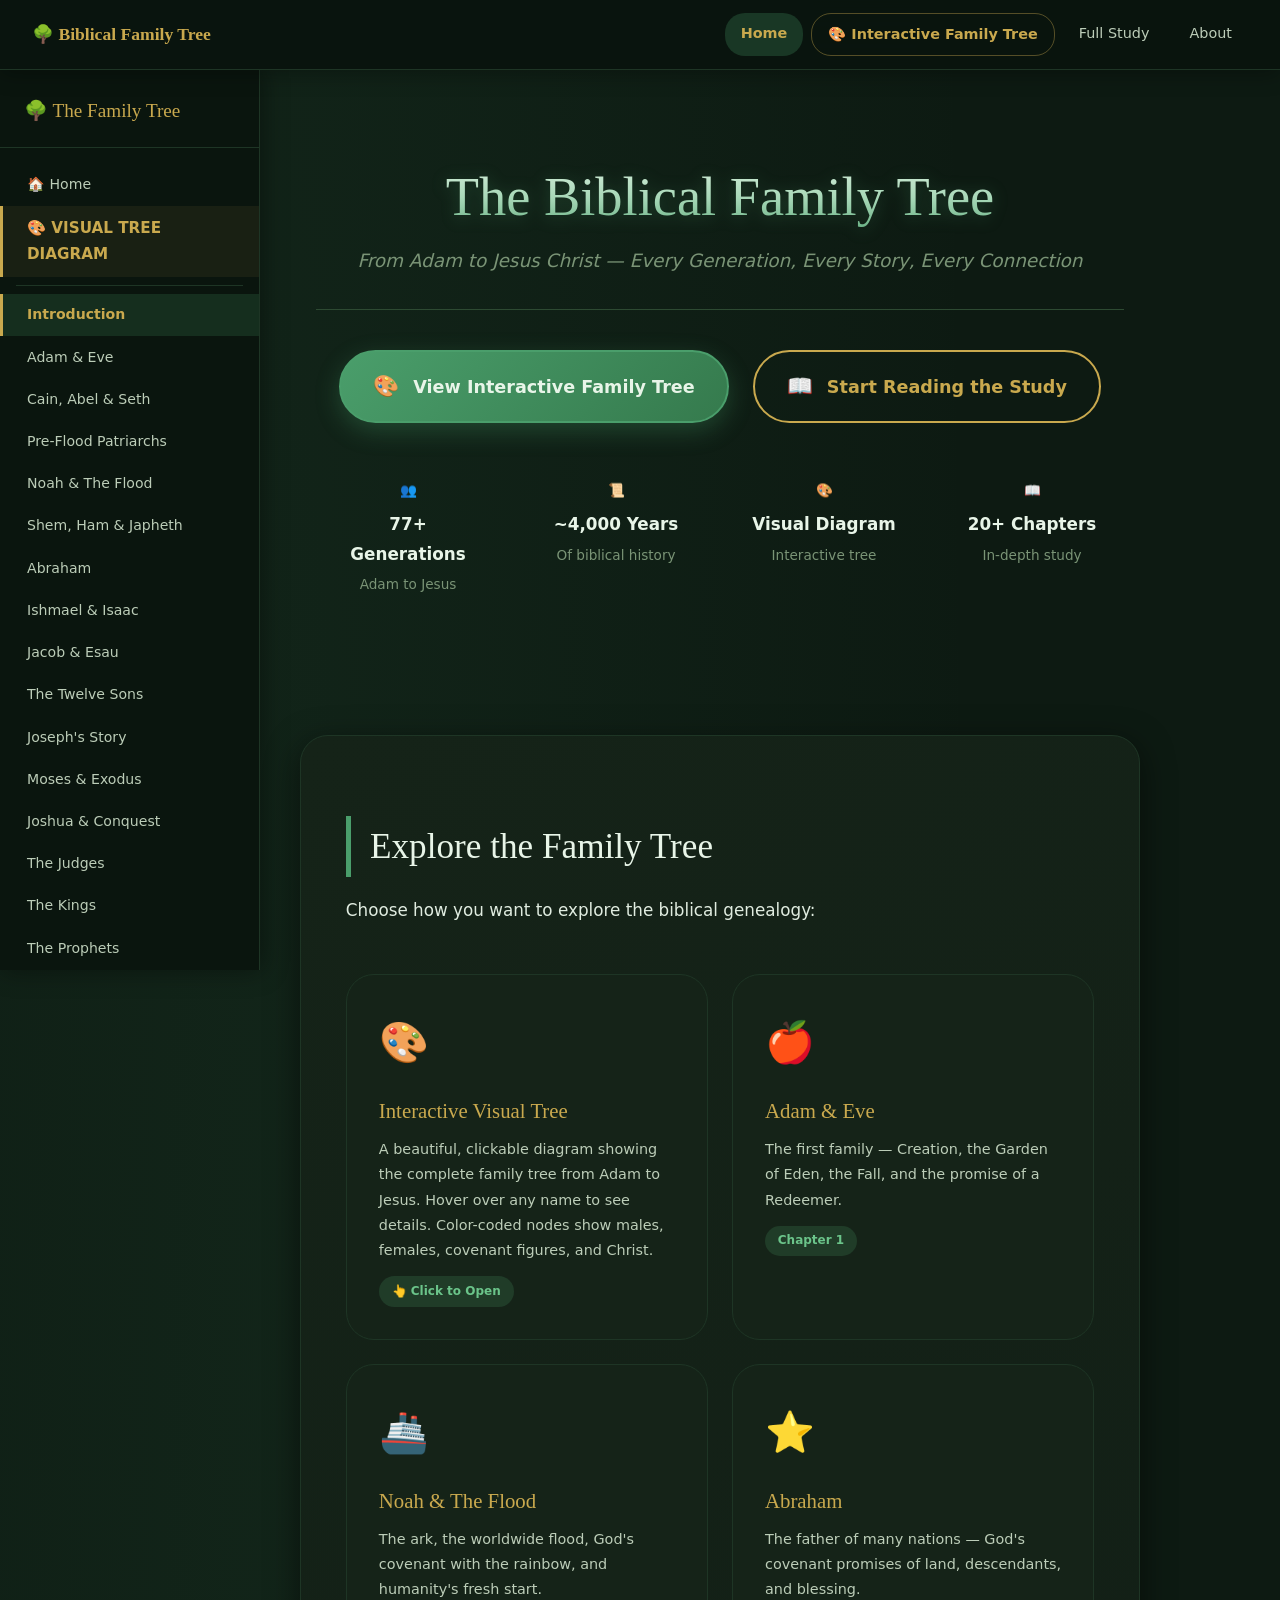
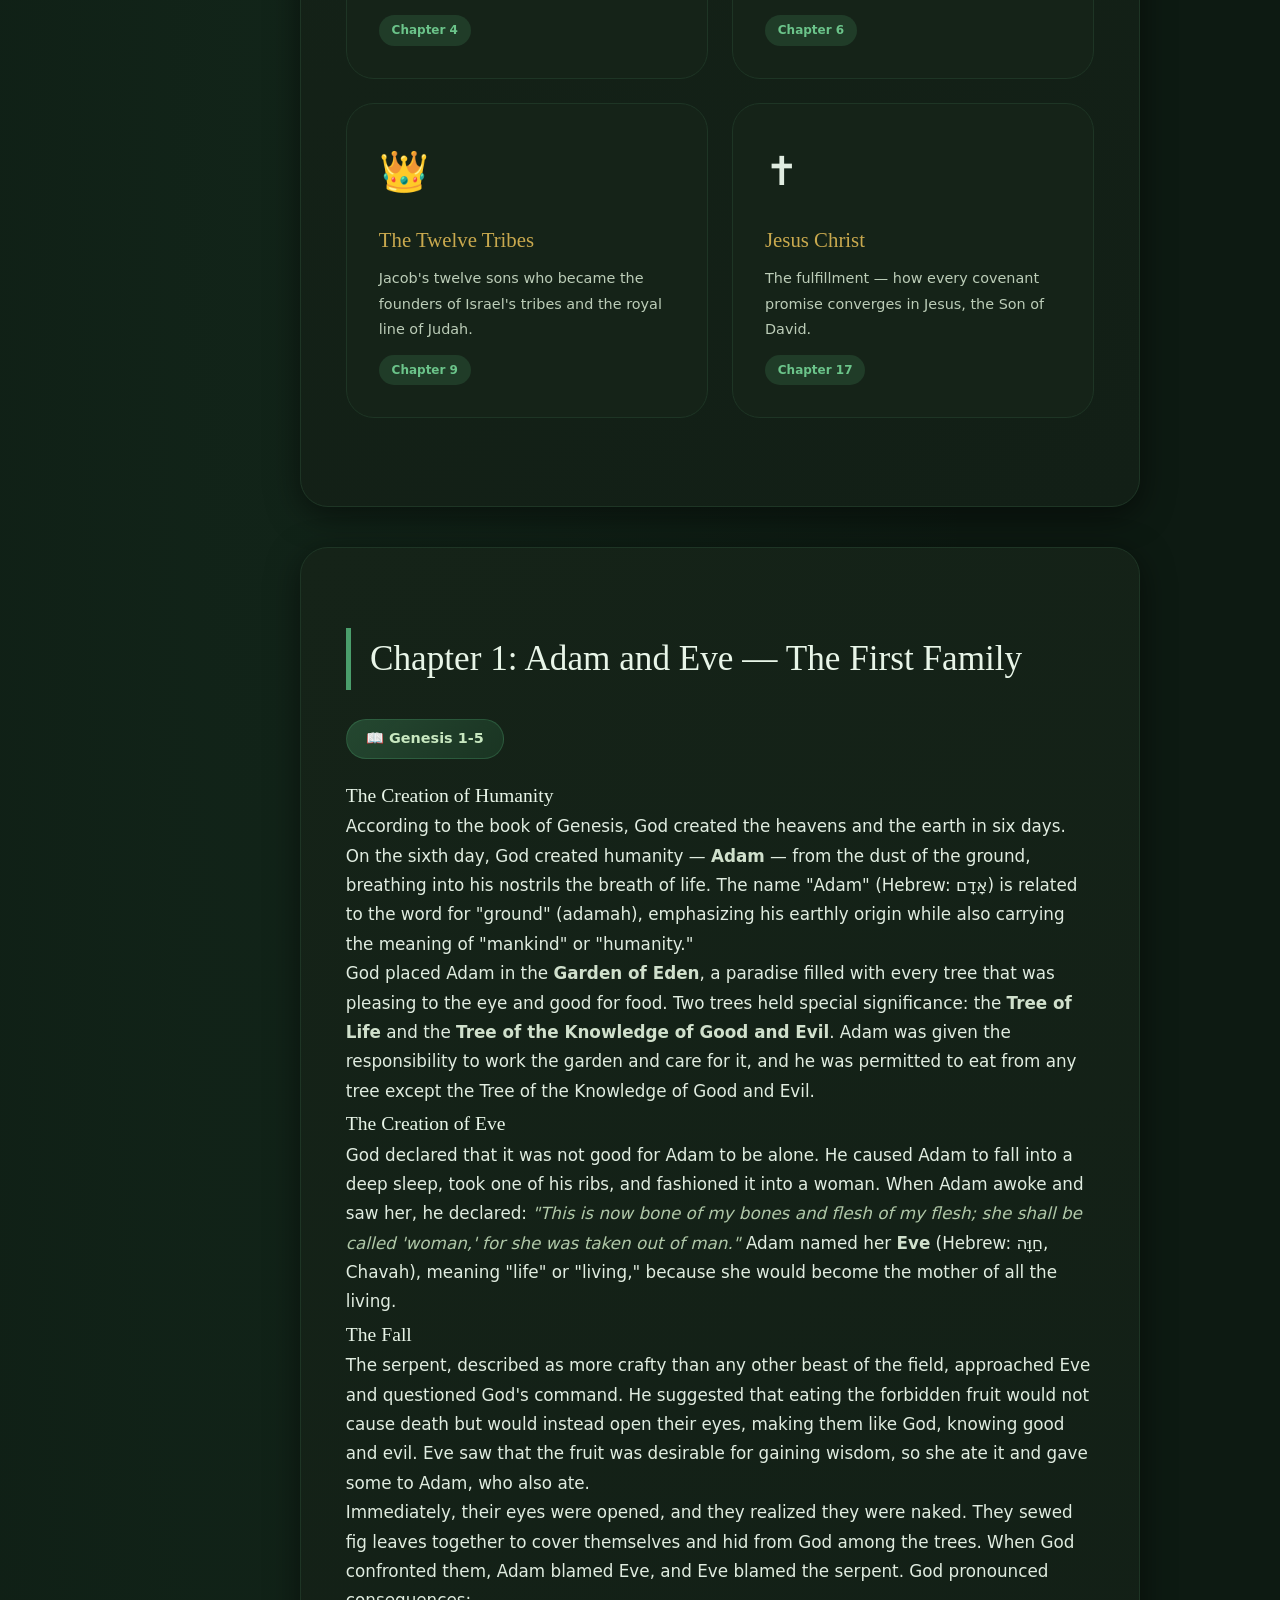
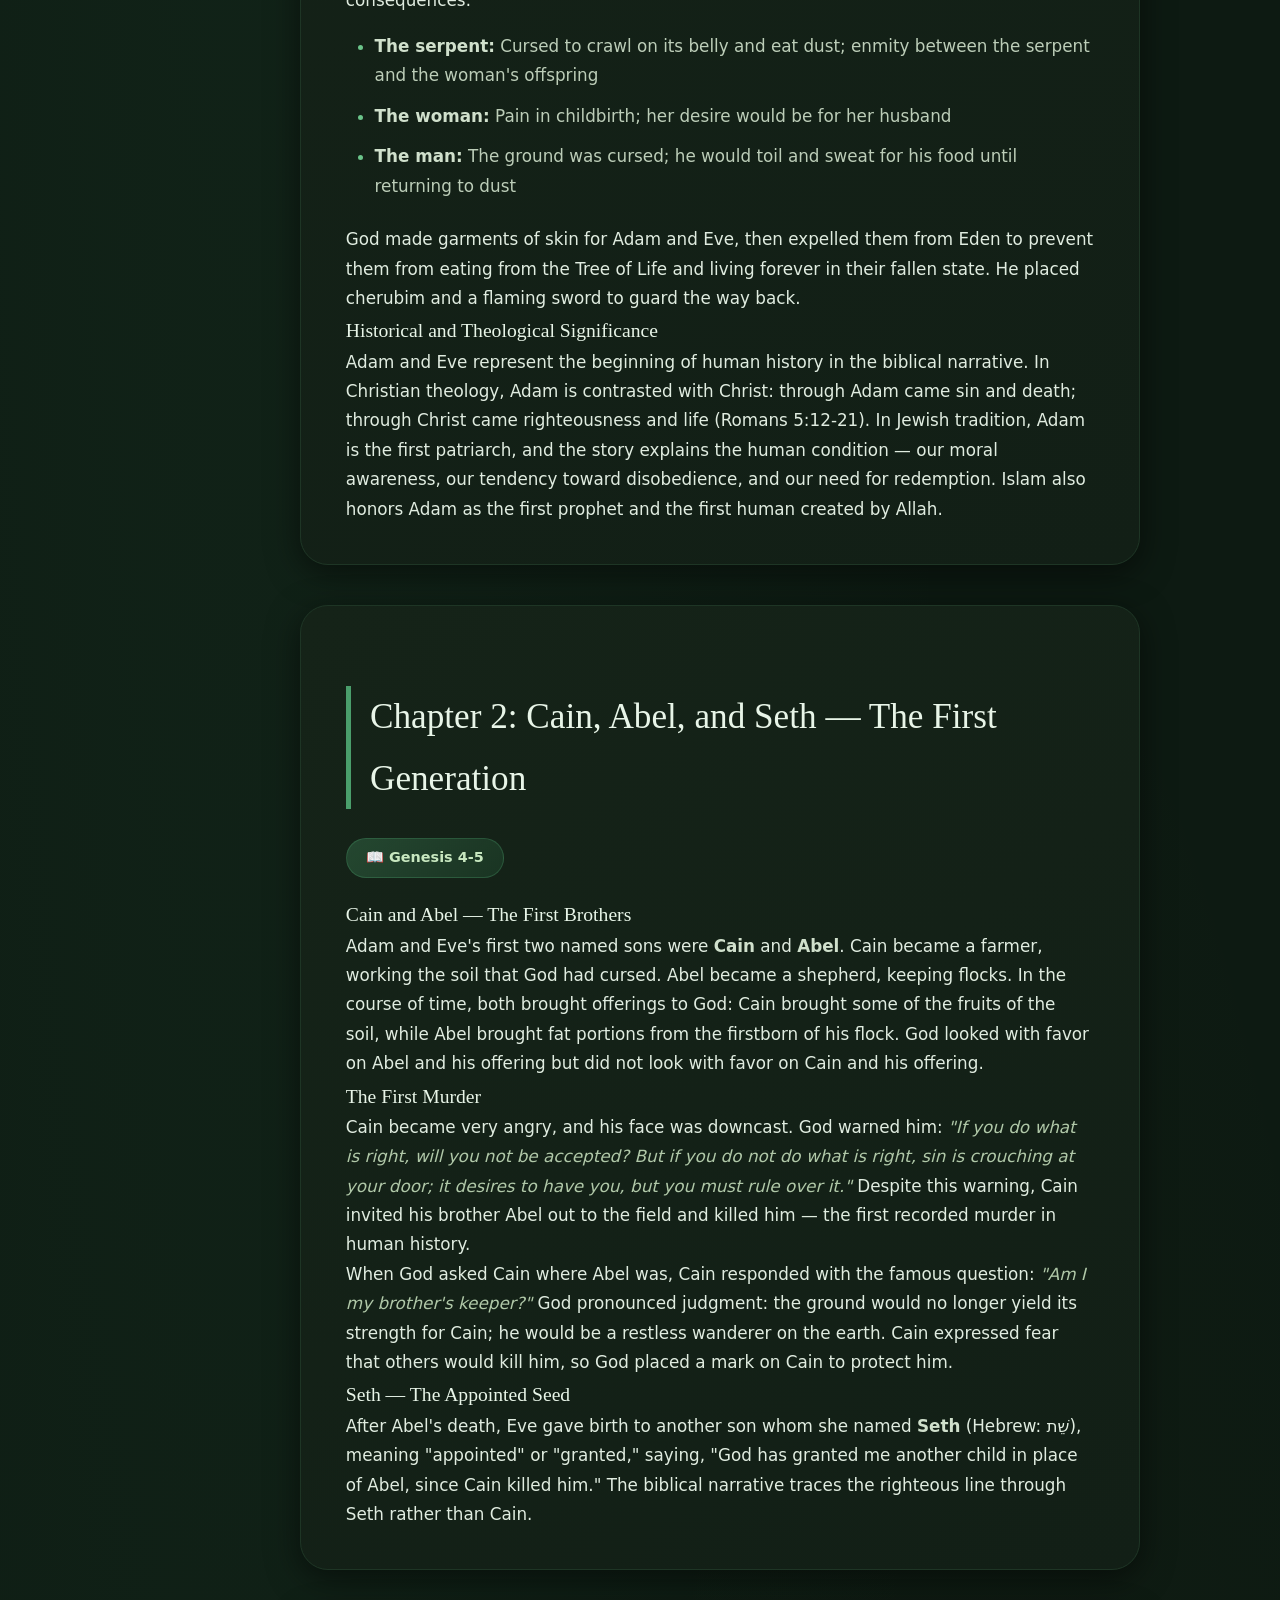
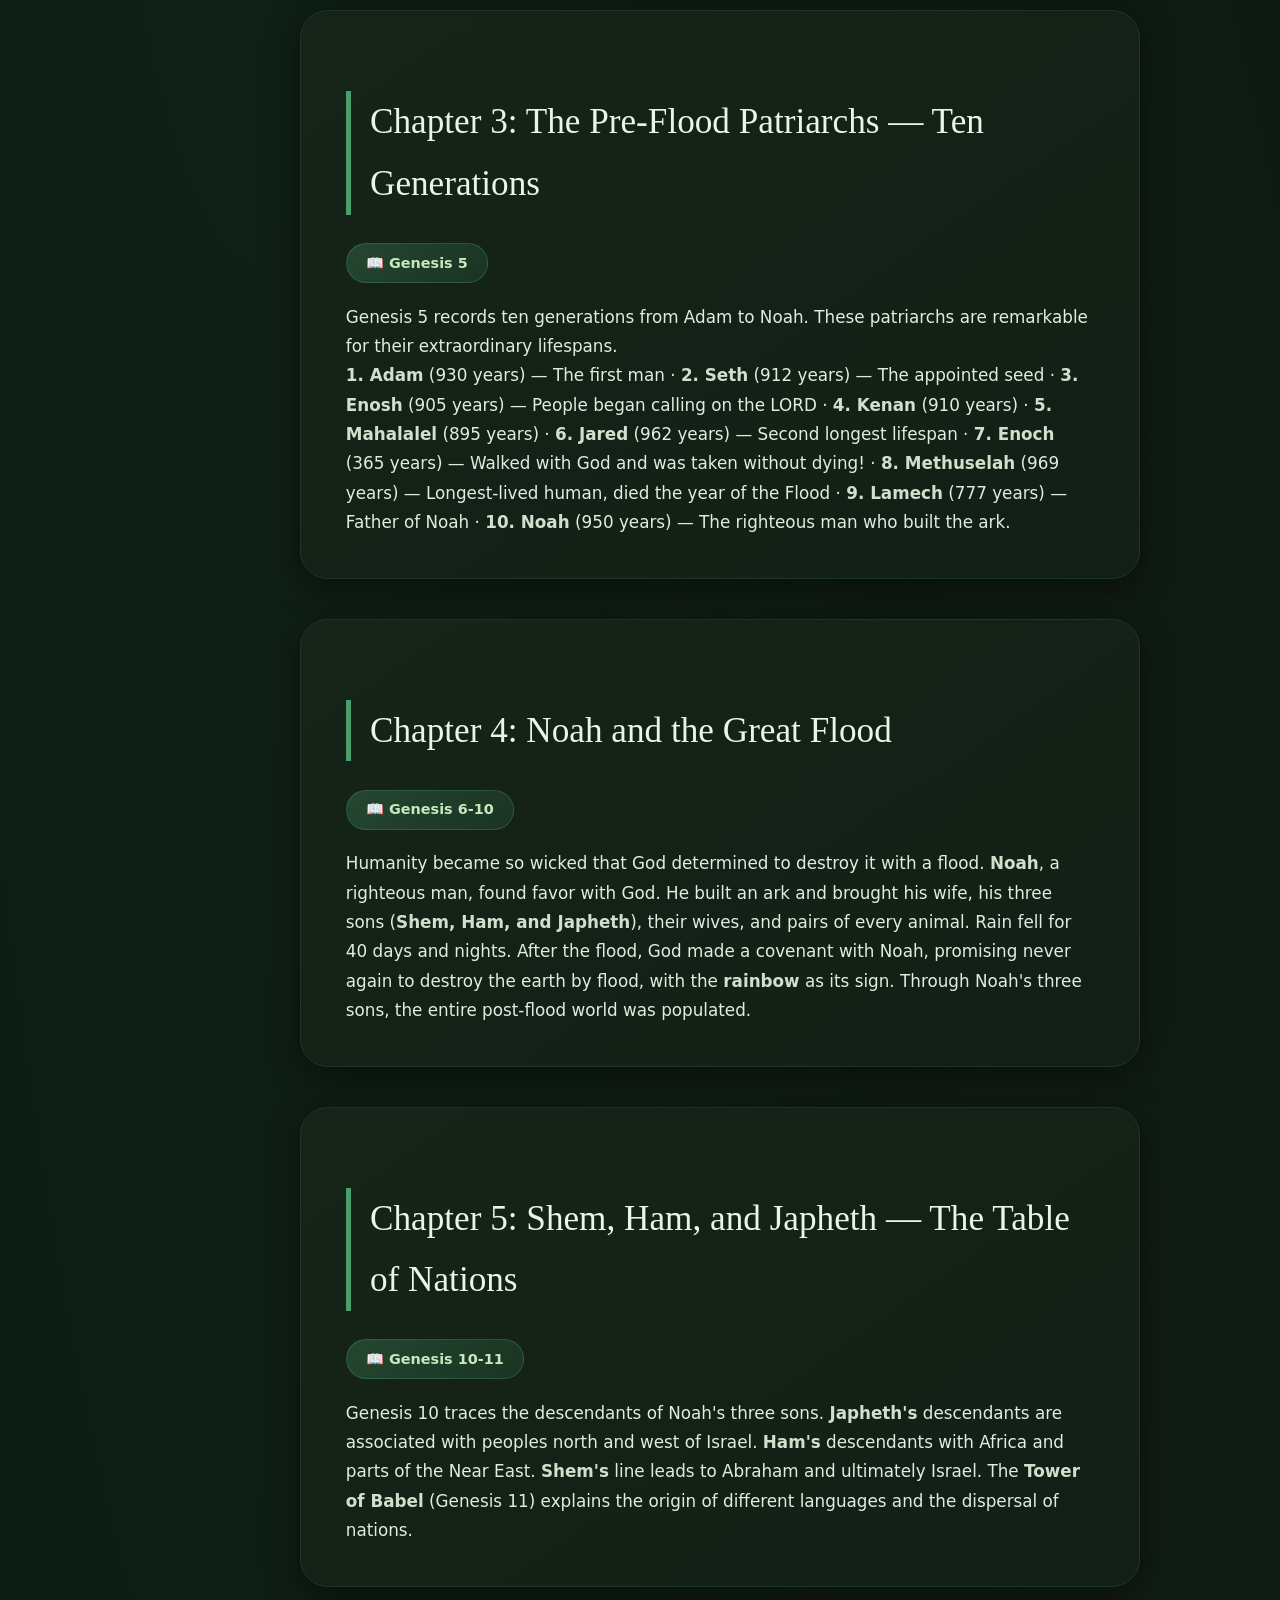
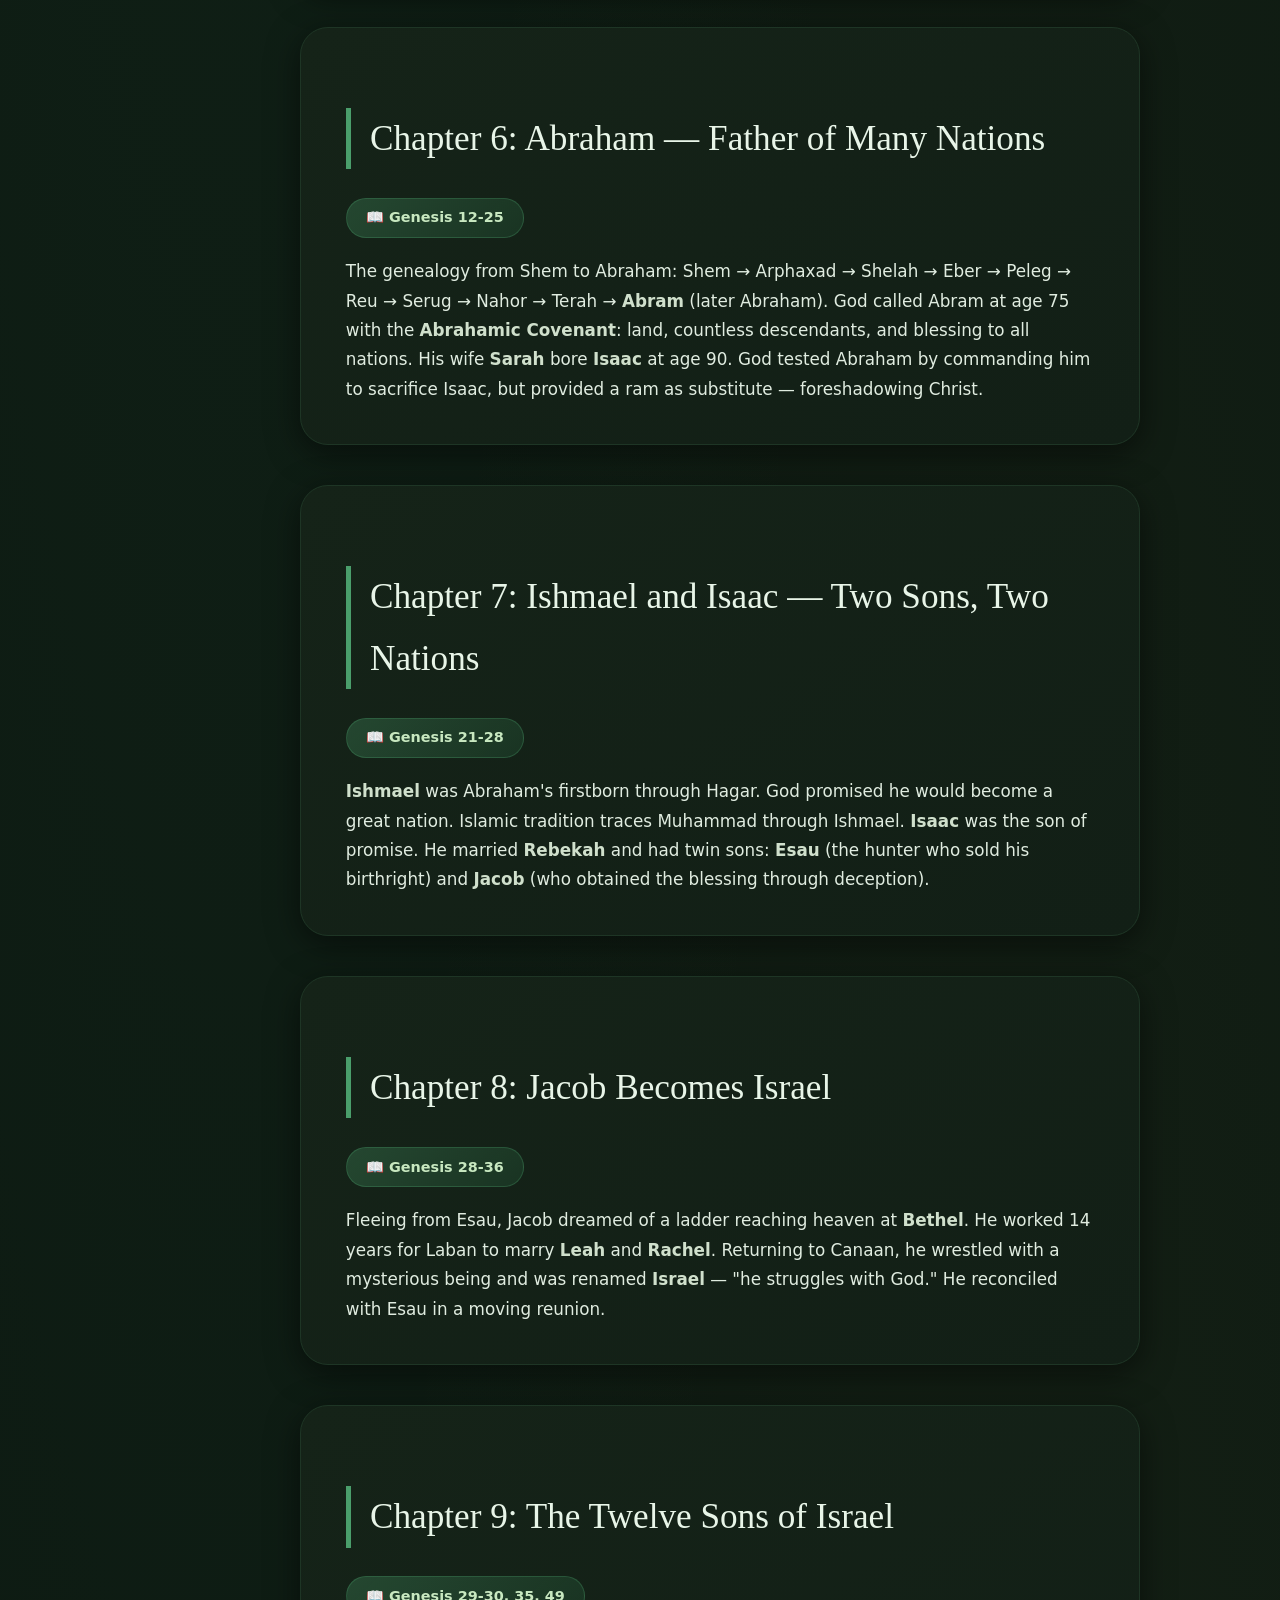
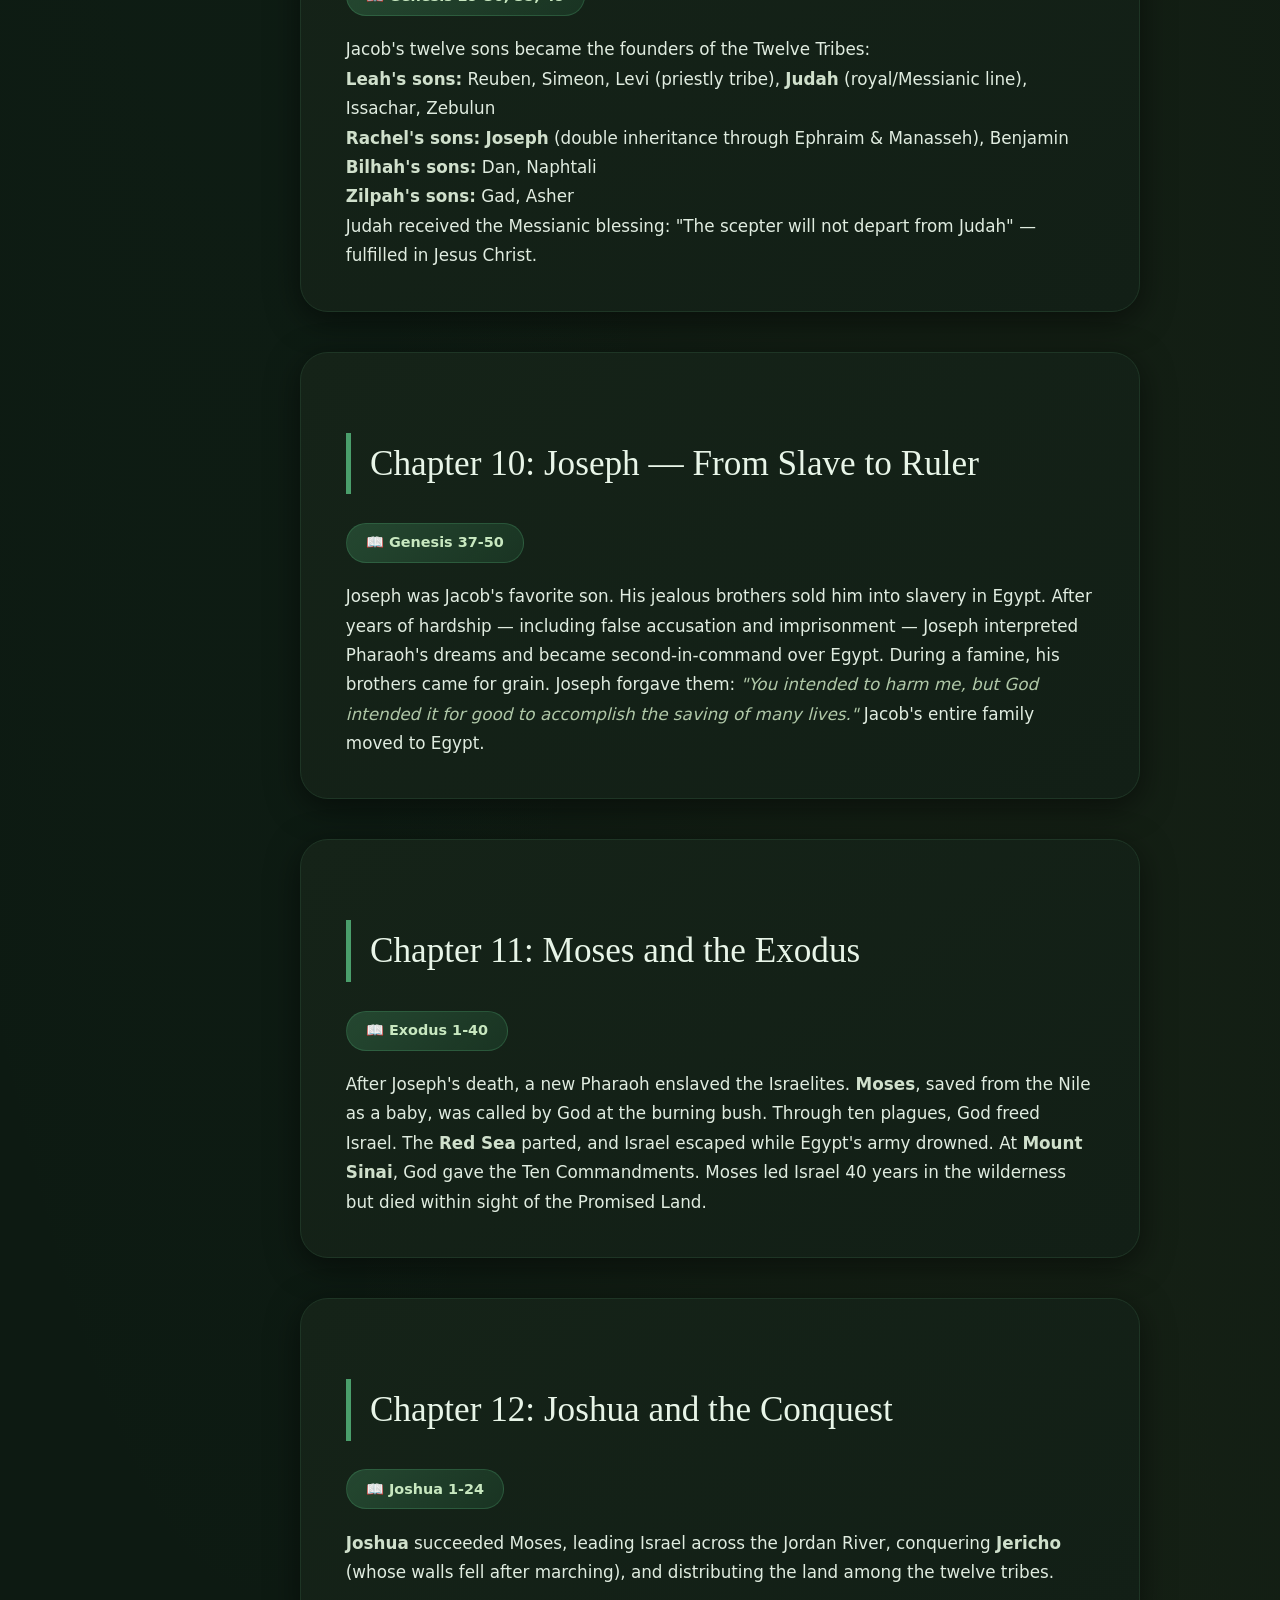
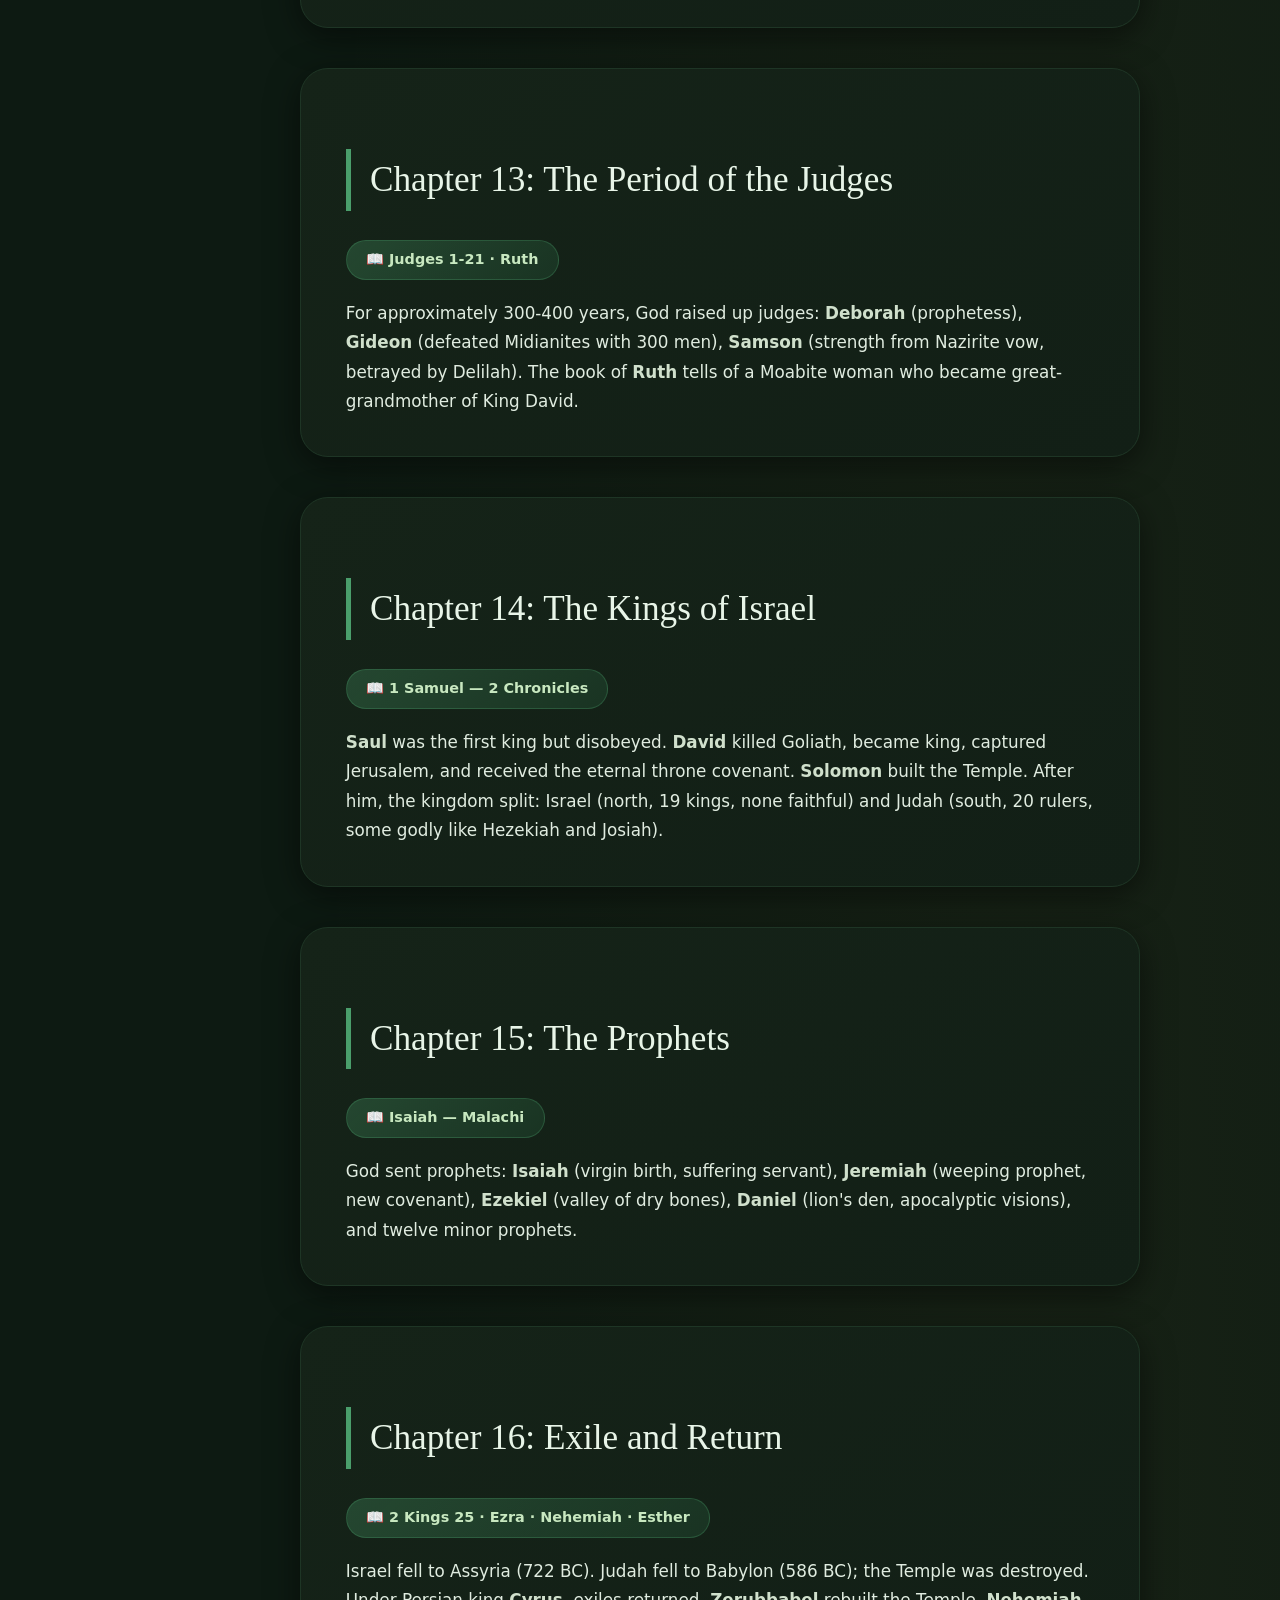
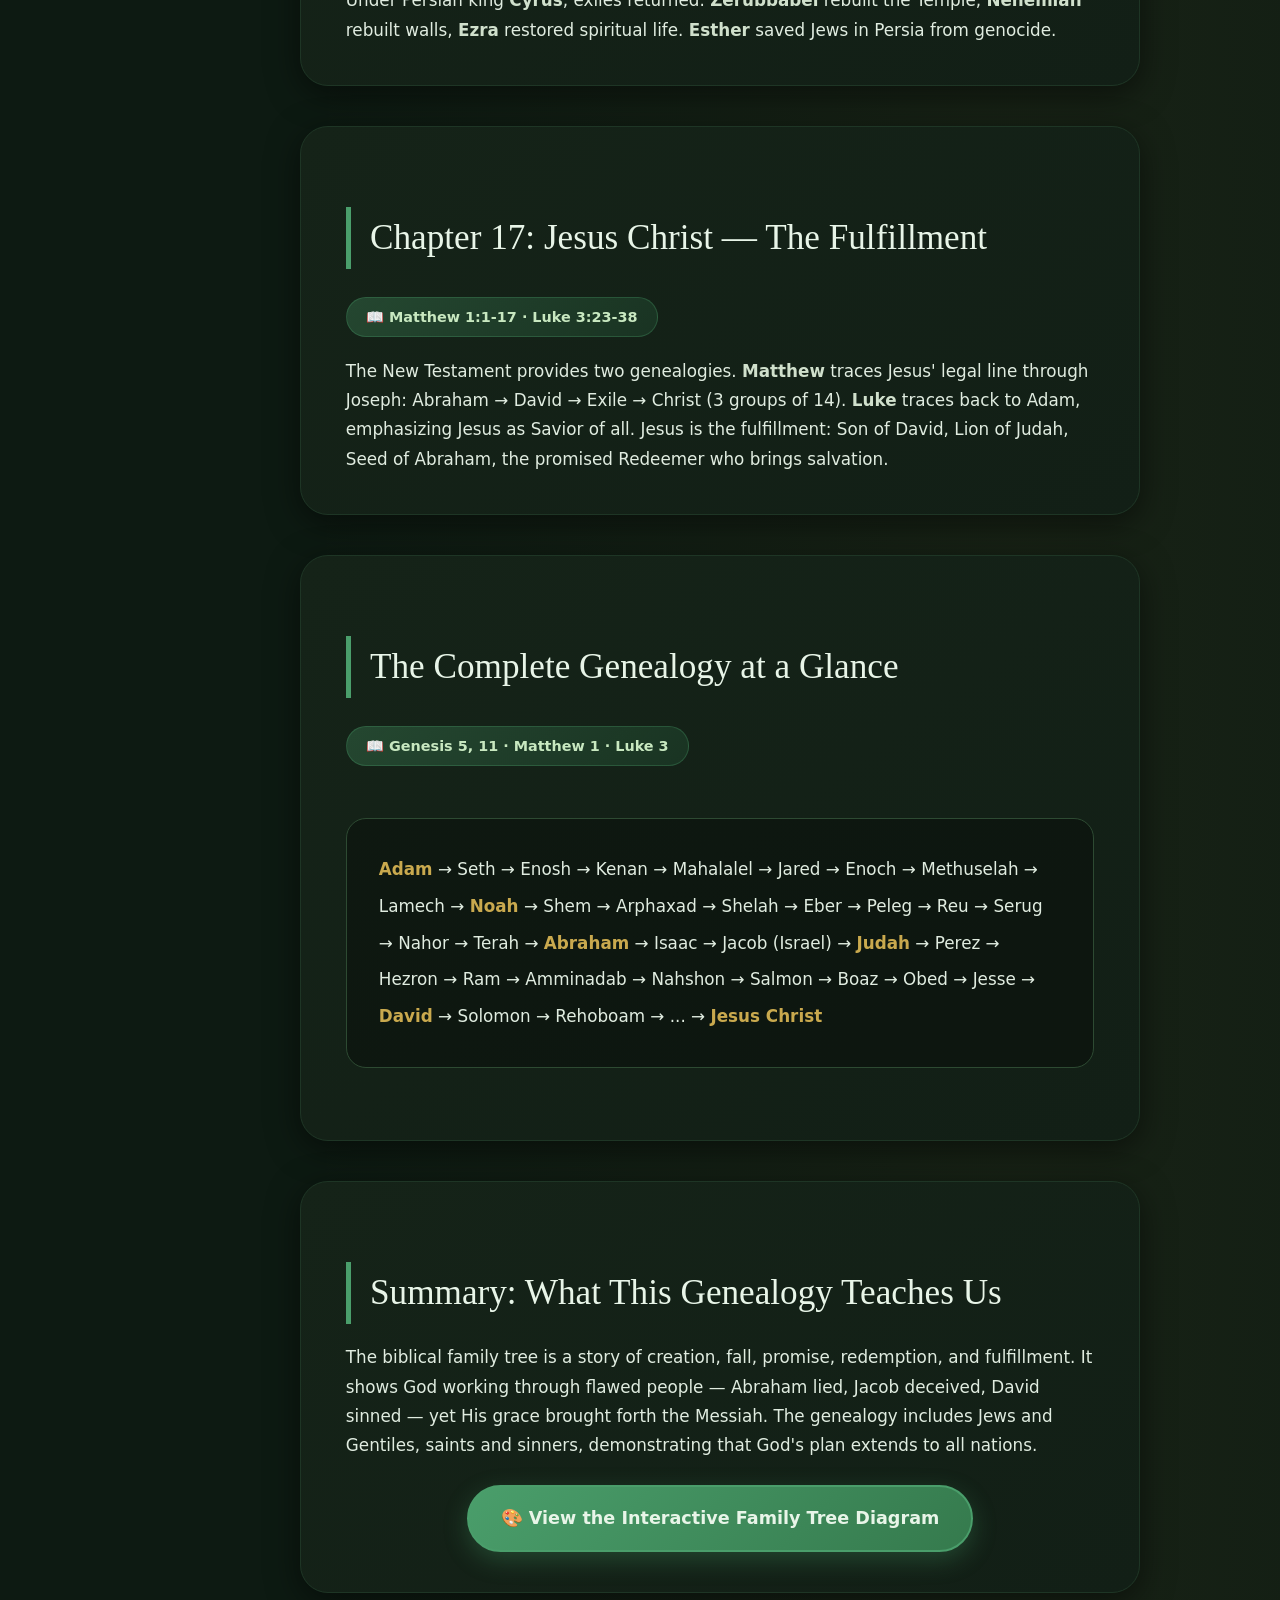
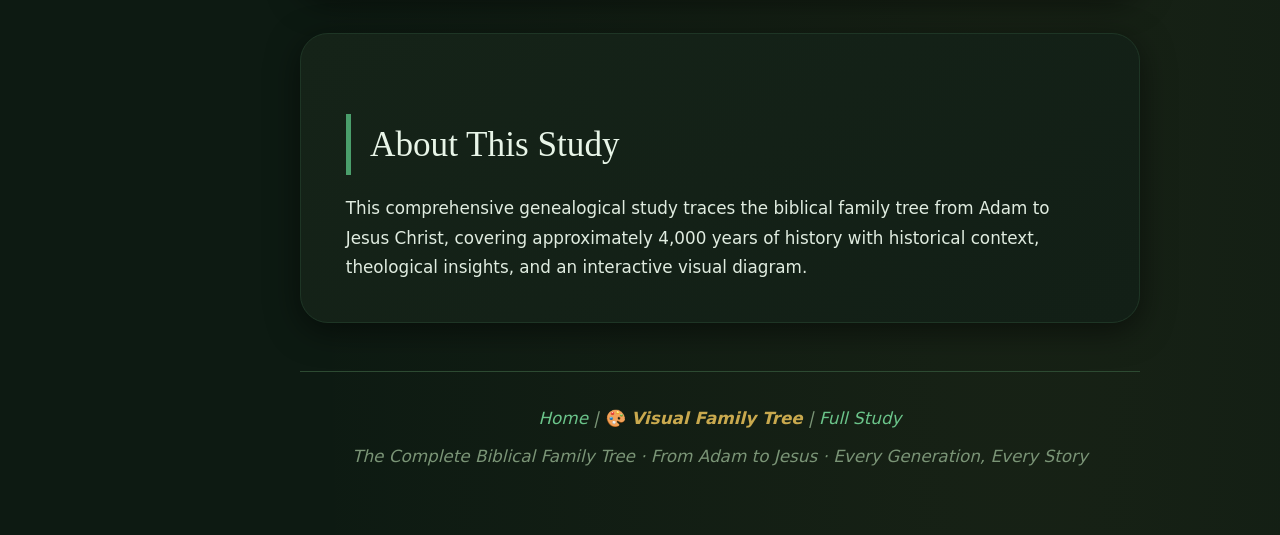
<file: index.html>
<!DOCTYPE html>
<html lang="en">
<head>
    <meta charset="UTF-8">
    <meta name="viewport" content="width=device-width, initial-scale=1.0, viewport-fit=cover">
    <meta name="description" content="The Biblical Family Tree - From Adam to Jesus. Complete genealogical study with interactive visual tree diagram.">
    <title>The Biblical Family Tree · From Adam to Jesus</title>
    <link rel="stylesheet" href="style.css">
</head>
<body>
    <!-- ============ TOP NAVIGATION BAR ============ -->
    <nav class="top-nav-bar">
        <div class="nav-brand">
            <a href="index.html">🌳 Biblical Family Tree</a>
        </div>
        <div class="nav-links">
            <a href="index.html" class="nav-link active">Home</a>
            <a href="family-tree.html" class="nav-link highlight-link">🎨 Interactive Family Tree</a>
            <a href="#study" class="nav-link">Full Study</a>
            <a href="#about" class="nav-link">About</a>
        </div>
    </nav>

    <div class="genealogy-container">
        <!-- Sidebar -->
        <nav class="sidebar-nav" id="sidebarNav">
            <div class="sidebar-header"><h3>🌳 The Family Tree</h3></div>
            <div class="sidebar-links">
                <a href="index.html" class="sidebar-link active">🏠 Home</a>
                <a href="family-tree.html" class="sidebar-link tree-link">🎨 VISUAL TREE DIAGRAM</a>
                <div class="sidebar-divider"></div>
                <a href="#home" class="sidebar-link">Introduction</a>
                <a href="#adam-eve" class="sidebar-link">Adam & Eve</a>
                <a href="#cain-abel-seth" class="sidebar-link">Cain, Abel & Seth</a>
                <a href="#pre-flood" class="sidebar-link">Pre-Flood Patriarchs</a>
                <a href="#noah" class="sidebar-link">Noah & The Flood</a>
                <a href="#shem-ham-japheth" class="sidebar-link">Shem, Ham & Japheth</a>
                <a href="#abraham" class="sidebar-link">Abraham</a>
                <a href="#ishmael-isaac" class="sidebar-link">Ishmael & Isaac</a>
                <a href="#jacob-esau" class="sidebar-link">Jacob & Esau</a>
                <a href="#twelve-sons" class="sidebar-link">The Twelve Sons</a>
                <a href="#joseph" class="sidebar-link">Joseph's Story</a>
                <a href="#moses" class="sidebar-link">Moses & Exodus</a>
                <a href="#joshua" class="sidebar-link">Joshua & Conquest</a>
                <a href="#judges" class="sidebar-link">The Judges</a>
                <a href="#kings" class="sidebar-link">The Kings</a>
                <a href="#prophets" class="sidebar-link">The Prophets</a>
                <a href="#exile" class="sidebar-link">Exile & Return</a>
                <a href="#jesus" class="sidebar-link">Jesus Christ</a>
                <a href="#full-genealogy" class="sidebar-link">Complete Genealogy</a>
                <a href="#summary" class="sidebar-link">Summary & Lessons</a>
            </div>
        </nav>

        <!-- Main Content -->
        <main class="main-content">
            
            <!-- HERO SECTION -->
            <header class="hero-section" id="home">
                <h1>The Biblical Family Tree</h1>
                <p class="genealogy-subtitle">From Adam to Jesus Christ — Every Generation, Every Story, Every Connection</p>
                
                <div class="hero-buttons">
                    <a href="family-tree.html" class="hero-btn primary">
                        <span class="btn-icon">🎨</span> View Interactive Family Tree
                    </a>
                    <a href="#adam-eve" class="hero-btn secondary">
                        <span class="btn-icon">📖</span> Start Reading the Study
                    </a>
                </div>
                
                <div class="feature-list">
                    <div class="feature-item">
                        <span class="feature-icon">👥</span>
                        <strong>77+ Generations</strong>
                        <span>Adam to Jesus</span>
                    </div>
                    <div class="feature-item">
                        <span class="feature-icon">📜</span>
                        <strong>~4,000 Years</strong>
                        <span>Of biblical history</span>
                    </div>
                    <div class="feature-item">
                        <span class="feature-icon">🎨</span>
                        <strong>Visual Diagram</strong>
                        <span>Interactive tree</span>
                    </div>
                    <div class="feature-item">
                        <span class="feature-icon">📖</span>
                        <strong>20+ Chapters</strong>
                        <span>In-depth study</span>
                    </div>
                </div>
            </header>

            <!-- QUICK LINKS -->
            <div class="tree-card" id="study">
                <h2>Explore the Family Tree</h2>
                <p>Choose how you want to explore the biblical genealogy:</p>
                
                <div class="quick-links-grid">
                    <a href="family-tree.html" class="quick-link-card">
                        <span class="card-icon">🎨</span>
                        <h3>Interactive Visual Tree</h3>
                        <p>A beautiful, clickable diagram showing the complete family tree from Adam to Jesus. Hover over any name to see details. Color-coded nodes show males, females, covenant figures, and Christ.</p>
                        <span class="card-badge">👆 Click to Open</span>
                    </a>
                    
                    <a href="#adam-eve" class="quick-link-card">
                        <span class="card-icon">🍎</span>
                        <h3>Adam & Eve</h3>
                        <p>The first family — Creation, the Garden of Eden, the Fall, and the promise of a Redeemer.</p>
                        <span class="card-badge">Chapter 1</span>
                    </a>
                    
                    <a href="#noah" class="quick-link-card">
                        <span class="card-icon">🚢</span>
                        <h3>Noah & The Flood</h3>
                        <p>The ark, the worldwide flood, God's covenant with the rainbow, and humanity's fresh start.</p>
                        <span class="card-badge">Chapter 4</span>
                    </a>
                    
                    <a href="#abraham" class="quick-link-card">
                        <span class="card-icon">⭐</span>
                        <h3>Abraham</h3>
                        <p>The father of many nations — God's covenant promises of land, descendants, and blessing.</p>
                        <span class="card-badge">Chapter 6</span>
                    </a>
                    
                    <a href="#twelve-sons" class="quick-link-card">
                        <span class="card-icon">👑</span>
                        <h3>The Twelve Tribes</h3>
                        <p>Jacob's twelve sons who became the founders of Israel's tribes and the royal line of Judah.</p>
                        <span class="card-badge">Chapter 9</span>
                    </a>
                    
                    <a href="#jesus" class="quick-link-card">
                        <span class="card-icon">✝️</span>
                        <h3>Jesus Christ</h3>
                        <p>The fulfillment — how every covenant promise converges in Jesus, the Son of David.</p>
                        <span class="card-badge">Chapter 17</span>
                    </a>
                </div>
            </div>

            <!-- STUDY SECTIONS -->
            <div class="tree-card" id="adam-eve">
                <h2>Chapter 1: Adam and Eve — The First Family</h2>
                <span class="scripture-badge">📖 Genesis 1-5</span>
                <h3>The Creation of Humanity</h3>
                <p>According to the book of Genesis, God created the heavens and the earth in six days. On the sixth day, God created humanity — <strong>Adam</strong> — from the dust of the ground, breathing into his nostrils the breath of life. The name "Adam" (Hebrew: אָדָם) is related to the word for "ground" (adamah), emphasizing his earthly origin while also carrying the meaning of "mankind" or "humanity."</p>
                <p>God placed Adam in the <strong>Garden of Eden</strong>, a paradise filled with every tree that was pleasing to the eye and good for food. Two trees held special significance: the <strong>Tree of Life</strong> and the <strong>Tree of the Knowledge of Good and Evil</strong>. Adam was given the responsibility to work the garden and care for it, and he was permitted to eat from any tree except the Tree of the Knowledge of Good and Evil.</p>
                
                <h3>The Creation of Eve</h3>
                <p>God declared that it was not good for Adam to be alone. He caused Adam to fall into a deep sleep, took one of his ribs, and fashioned it into a woman. When Adam awoke and saw her, he declared: <em>"This is now bone of my bones and flesh of my flesh; she shall be called 'woman,' for she was taken out of man."</em> Adam named her <strong>Eve</strong> (Hebrew: חַוָּה, Chavah), meaning "life" or "living," because she would become the mother of all the living.</p>
                
                <h3>The Fall</h3>
                <p>The serpent, described as more crafty than any other beast of the field, approached Eve and questioned God's command. He suggested that eating the forbidden fruit would not cause death but would instead open their eyes, making them like God, knowing good and evil. Eve saw that the fruit was desirable for gaining wisdom, so she ate it and gave some to Adam, who also ate.</p>
                <p>Immediately, their eyes were opened, and they realized they were naked. They sewed fig leaves together to cover themselves and hid from God among the trees. When God confronted them, Adam blamed Eve, and Eve blamed the serpent. God pronounced consequences:</p>
                <ul>
                    <li><strong>The serpent:</strong> Cursed to crawl on its belly and eat dust; enmity between the serpent and the woman's offspring</li>
                    <li><strong>The woman:</strong> Pain in childbirth; her desire would be for her husband</li>
                    <li><strong>The man:</strong> The ground was cursed; he would toil and sweat for his food until returning to dust</li>
                </ul>
                <p>God made garments of skin for Adam and Eve, then expelled them from Eden to prevent them from eating from the Tree of Life and living forever in their fallen state. He placed cherubim and a flaming sword to guard the way back.</p>
                
                <h3>Historical and Theological Significance</h3>
                <p>Adam and Eve represent the beginning of human history in the biblical narrative. In Christian theology, Adam is contrasted with Christ: through Adam came sin and death; through Christ came righteousness and life (Romans 5:12-21). In Jewish tradition, Adam is the first patriarch, and the story explains the human condition — our moral awareness, our tendency toward disobedience, and our need for redemption. Islam also honors Adam as the first prophet and the first human created by Allah.</p>
            </div>

            <div class="tree-card" id="cain-abel-seth">
                <h2>Chapter 2: Cain, Abel, and Seth — The First Generation</h2>
                <span class="scripture-badge">📖 Genesis 4-5</span>
                
                <h3>Cain and Abel — The First Brothers</h3>
                <p>Adam and Eve's first two named sons were <strong>Cain</strong> and <strong>Abel</strong>. Cain became a farmer, working the soil that God had cursed. Abel became a shepherd, keeping flocks. In the course of time, both brought offerings to God: Cain brought some of the fruits of the soil, while Abel brought fat portions from the firstborn of his flock. God looked with favor on Abel and his offering but did not look with favor on Cain and his offering.</p>
                
                <h3>The First Murder</h3>
                <p>Cain became very angry, and his face was downcast. God warned him: <em>"If you do what is right, will you not be accepted? But if you do not do what is right, sin is crouching at your door; it desires to have you, but you must rule over it."</em> Despite this warning, Cain invited his brother Abel out to the field and killed him — the first recorded murder in human history.</p>
                <p>When God asked Cain where Abel was, Cain responded with the famous question: <em>"Am I my brother's keeper?"</em> God pronounced judgment: the ground would no longer yield its strength for Cain; he would be a restless wanderer on the earth. Cain expressed fear that others would kill him, so God placed a mark on Cain to protect him.</p>
                
                <h3>Seth — The Appointed Seed</h3>
                <p>After Abel's death, Eve gave birth to another son whom she named <strong>Seth</strong> (Hebrew: שֵׁת), meaning "appointed" or "granted," saying, "God has granted me another child in place of Abel, since Cain killed him." The biblical narrative traces the righteous line through Seth rather than Cain.</p>
            </div>

            <div class="tree-card" id="pre-flood">
                <h2>Chapter 3: The Pre-Flood Patriarchs — Ten Generations</h2>
                <span class="scripture-badge">📖 Genesis 5</span>
                <p>Genesis 5 records ten generations from Adam to Noah. These patriarchs are remarkable for their extraordinary lifespans.</p>
                <p><strong>1. Adam</strong> (930 years) — The first man · <strong>2. Seth</strong> (912 years) — The appointed seed · <strong>3. Enosh</strong> (905 years) — People began calling on the LORD · <strong>4. Kenan</strong> (910 years) · <strong>5. Mahalalel</strong> (895 years) · <strong>6. Jared</strong> (962 years) — Second longest lifespan · <strong>7. Enoch</strong> (365 years) — Walked with God and was taken without dying! · <strong>8. Methuselah</strong> (969 years) — Longest-lived human, died the year of the Flood · <strong>9. Lamech</strong> (777 years) — Father of Noah · <strong>10. Noah</strong> (950 years) — The righteous man who built the ark.</p>
            </div>

            <div class="tree-card" id="noah">
                <h2>Chapter 4: Noah and the Great Flood</h2>
                <span class="scripture-badge">📖 Genesis 6-10</span>
                <p>Humanity became so wicked that God determined to destroy it with a flood. <strong>Noah</strong>, a righteous man, found favor with God. He built an ark and brought his wife, his three sons (<strong>Shem, Ham, and Japheth</strong>), their wives, and pairs of every animal. Rain fell for 40 days and nights. After the flood, God made a covenant with Noah, promising never again to destroy the earth by flood, with the <strong>rainbow</strong> as its sign. Through Noah's three sons, the entire post-flood world was populated.</p>
            </div>

            <div class="tree-card" id="shem-ham-japheth">
                <h2>Chapter 5: Shem, Ham, and Japheth — The Table of Nations</h2>
                <span class="scripture-badge">📖 Genesis 10-11</span>
                <p>Genesis 10 traces the descendants of Noah's three sons. <strong>Japheth's</strong> descendants are associated with peoples north and west of Israel. <strong>Ham's</strong> descendants with Africa and parts of the Near East. <strong>Shem's</strong> line leads to Abraham and ultimately Israel. The <strong>Tower of Babel</strong> (Genesis 11) explains the origin of different languages and the dispersal of nations.</p>
            </div>

            <div class="tree-card" id="abraham">
                <h2>Chapter 6: Abraham — Father of Many Nations</h2>
                <span class="scripture-badge">📖 Genesis 12-25</span>
                <p>The genealogy from Shem to Abraham: Shem → Arphaxad → Shelah → Eber → Peleg → Reu → Serug → Nahor → Terah → <strong>Abram</strong> (later Abraham). God called Abram at age 75 with the <strong>Abrahamic Covenant</strong>: land, countless descendants, and blessing to all nations. His wife <strong>Sarah</strong> bore <strong>Isaac</strong> at age 90. God tested Abraham by commanding him to sacrifice Isaac, but provided a ram as substitute — foreshadowing Christ.</p>
            </div>

            <div class="tree-card" id="ishmael-isaac">
                <h2>Chapter 7: Ishmael and Isaac — Two Sons, Two Nations</h2>
                <span class="scripture-badge">📖 Genesis 21-28</span>
                <p><strong>Ishmael</strong> was Abraham's firstborn through Hagar. God promised he would become a great nation. Islamic tradition traces Muhammad through Ishmael. <strong>Isaac</strong> was the son of promise. He married <strong>Rebekah</strong> and had twin sons: <strong>Esau</strong> (the hunter who sold his birthright) and <strong>Jacob</strong> (who obtained the blessing through deception).</p>
            </div>

            <div class="tree-card" id="jacob-esau">
                <h2>Chapter 8: Jacob Becomes Israel</h2>
                <span class="scripture-badge">📖 Genesis 28-36</span>
                <p>Fleeing from Esau, Jacob dreamed of a ladder reaching heaven at <strong>Bethel</strong>. He worked 14 years for Laban to marry <strong>Leah</strong> and <strong>Rachel</strong>. Returning to Canaan, he wrestled with a mysterious being and was renamed <strong>Israel</strong> — "he struggles with God." He reconciled with Esau in a moving reunion.</p>
            </div>

            <div class="tree-card" id="twelve-sons">
                <h2>Chapter 9: The Twelve Sons of Israel</h2>
                <span class="scripture-badge">📖 Genesis 29-30, 35, 49</span>
                <p>Jacob's twelve sons became the founders of the Twelve Tribes:</p>
                <p><strong>Leah's sons:</strong> Reuben, Simeon, Levi (priestly tribe), <strong>Judah</strong> (royal/Messianic line), Issachar, Zebulun</p>
                <p><strong>Rachel's sons:</strong> <strong>Joseph</strong> (double inheritance through Ephraim & Manasseh), Benjamin</p>
                <p><strong>Bilhah's sons:</strong> Dan, Naphtali</p>
                <p><strong>Zilpah's sons:</strong> Gad, Asher</p>
                <p>Judah received the Messianic blessing: "The scepter will not depart from Judah" — fulfilled in Jesus Christ.</p>
            </div>

            <div class="tree-card" id="joseph">
                <h2>Chapter 10: Joseph — From Slave to Ruler</h2>
                <span class="scripture-badge">📖 Genesis 37-50</span>
                <p>Joseph was Jacob's favorite son. His jealous brothers sold him into slavery in Egypt. After years of hardship — including false accusation and imprisonment — Joseph interpreted Pharaoh's dreams and became second-in-command over Egypt. During a famine, his brothers came for grain. Joseph forgave them: <em>"You intended to harm me, but God intended it for good to accomplish the saving of many lives."</em> Jacob's entire family moved to Egypt.</p>
            </div>

            <div class="tree-card" id="moses">
                <h2>Chapter 11: Moses and the Exodus</h2>
                <span class="scripture-badge">📖 Exodus 1-40</span>
                <p>After Joseph's death, a new Pharaoh enslaved the Israelites. <strong>Moses</strong>, saved from the Nile as a baby, was called by God at the burning bush. Through ten plagues, God freed Israel. The <strong>Red Sea</strong> parted, and Israel escaped while Egypt's army drowned. At <strong>Mount Sinai</strong>, God gave the Ten Commandments. Moses led Israel 40 years in the wilderness but died within sight of the Promised Land.</p>
            </div>

            <div class="tree-card" id="joshua">
                <h2>Chapter 12: Joshua and the Conquest</h2>
                <span class="scripture-badge">📖 Joshua 1-24</span>
                <p><strong>Joshua</strong> succeeded Moses, leading Israel across the Jordan River, conquering <strong>Jericho</strong> (whose walls fell after marching), and distributing the land among the twelve tribes.</p>
            </div>

            <div class="tree-card" id="judges">
                <h2>Chapter 13: The Period of the Judges</h2>
                <span class="scripture-badge">📖 Judges 1-21 · Ruth</span>
                <p>For approximately 300-400 years, God raised up judges: <strong>Deborah</strong> (prophetess), <strong>Gideon</strong> (defeated Midianites with 300 men), <strong>Samson</strong> (strength from Nazirite vow, betrayed by Delilah). The book of <strong>Ruth</strong> tells of a Moabite woman who became great-grandmother of King David.</p>
            </div>

            <div class="tree-card" id="kings">
                <h2>Chapter 14: The Kings of Israel</h2>
                <span class="scripture-badge">📖 1 Samuel — 2 Chronicles</span>
                <p><strong>Saul</strong> was the first king but disobeyed. <strong>David</strong> killed Goliath, became king, captured Jerusalem, and received the eternal throne covenant. <strong>Solomon</strong> built the Temple. After him, the kingdom split: Israel (north, 19 kings, none faithful) and Judah (south, 20 rulers, some godly like Hezekiah and Josiah).</p>
            </div>

            <div class="tree-card" id="prophets">
                <h2>Chapter 15: The Prophets</h2>
                <span class="scripture-badge">📖 Isaiah — Malachi</span>
                <p>God sent prophets: <strong>Isaiah</strong> (virgin birth, suffering servant), <strong>Jeremiah</strong> (weeping prophet, new covenant), <strong>Ezekiel</strong> (valley of dry bones), <strong>Daniel</strong> (lion's den, apocalyptic visions), and twelve minor prophets.</p>
            </div>

            <div class="tree-card" id="exile">
                <h2>Chapter 16: Exile and Return</h2>
                <span class="scripture-badge">📖 2 Kings 25 · Ezra · Nehemiah · Esther</span>
                <p>Israel fell to Assyria (722 BC). Judah fell to Babylon (586 BC); the Temple was destroyed. Under Persian king <strong>Cyrus</strong>, exiles returned. <strong>Zerubbabel</strong> rebuilt the Temple, <strong>Nehemiah</strong> rebuilt walls, <strong>Ezra</strong> restored spiritual life. <strong>Esther</strong> saved Jews in Persia from genocide.</p>
            </div>

            <div class="tree-card" id="jesus">
                <h2>Chapter 17: Jesus Christ — The Fulfillment</h2>
                <span class="scripture-badge">📖 Matthew 1:1-17 · Luke 3:23-38</span>
                <p>The New Testament provides two genealogies. <strong>Matthew</strong> traces Jesus' legal line through Joseph: Abraham → David → Exile → Christ (3 groups of 14). <strong>Luke</strong> traces back to Adam, emphasizing Jesus as Savior of all. Jesus is the fulfillment: Son of David, Lion of Judah, Seed of Abraham, the promised Redeemer who brings salvation.</p>
            </div>

            <div class="tree-card" id="full-genealogy">
                <h2>The Complete Genealogy at a Glance</h2>
                <span class="scripture-badge">📖 Genesis 5, 11 · Matthew 1 · Luke 3</span>
                <div class="genealogy-flow">
                    <p><strong>Adam</strong> → Seth → Enosh → Kenan → Mahalalel → Jared → Enoch → Methuselah → Lamech → <strong>Noah</strong> → Shem → Arphaxad → Shelah → Eber → Peleg → Reu → Serug → Nahor → Terah → <strong>Abraham</strong> → Isaac → Jacob (Israel) → <strong>Judah</strong> → Perez → Hezron → Ram → Amminadab → Nahshon → Salmon → Boaz → Obed → Jesse → <strong>David</strong> → Solomon → Rehoboam → ... → <strong>Jesus Christ</strong></p>
                </div>
            </div>

            <div class="tree-card" id="summary">
                <h2>Summary: What This Genealogy Teaches Us</h2>
                <p>The biblical family tree is a story of creation, fall, promise, redemption, and fulfillment. It shows God working through flawed people — Abraham lied, Jacob deceived, David sinned — yet His grace brought forth the Messiah. The genealogy includes Jews and Gentiles, saints and sinners, demonstrating that God's plan extends to all nations.</p>
                <p style="text-align:center; margin-top:1.5rem;">
                    <a href="family-tree.html" class="hero-btn primary">🎨 View the Interactive Family Tree Diagram</a>
                </p>
            </div>

            <div class="tree-card" id="about">
                <h2>About This Study</h2>
                <p>This comprehensive genealogical study traces the biblical family tree from Adam to Jesus Christ, covering approximately 4,000 years of history with historical context, theological insights, and an interactive visual diagram.</p>
            </div>

            <footer>
                <p>
                    <a href="index.html">Home</a> | 
                    <a href="family-tree.html" style="color:#c9a94e;font-weight:bold;">🎨 Visual Family Tree</a> | 
                    <a href="#study">Full Study</a>
                </p>
                <p style="margin-top:0.5rem;">The Complete Biblical Family Tree · From Adam to Jesus · Every Generation, Every Story</p>
            </footer>
        </main>
    </div>

    <button class="scroll-top-btn" id="scrollTopBtn" title="Back to top">↑</button>
    <script src="script.js"></script>
</body>
</html>
</file>
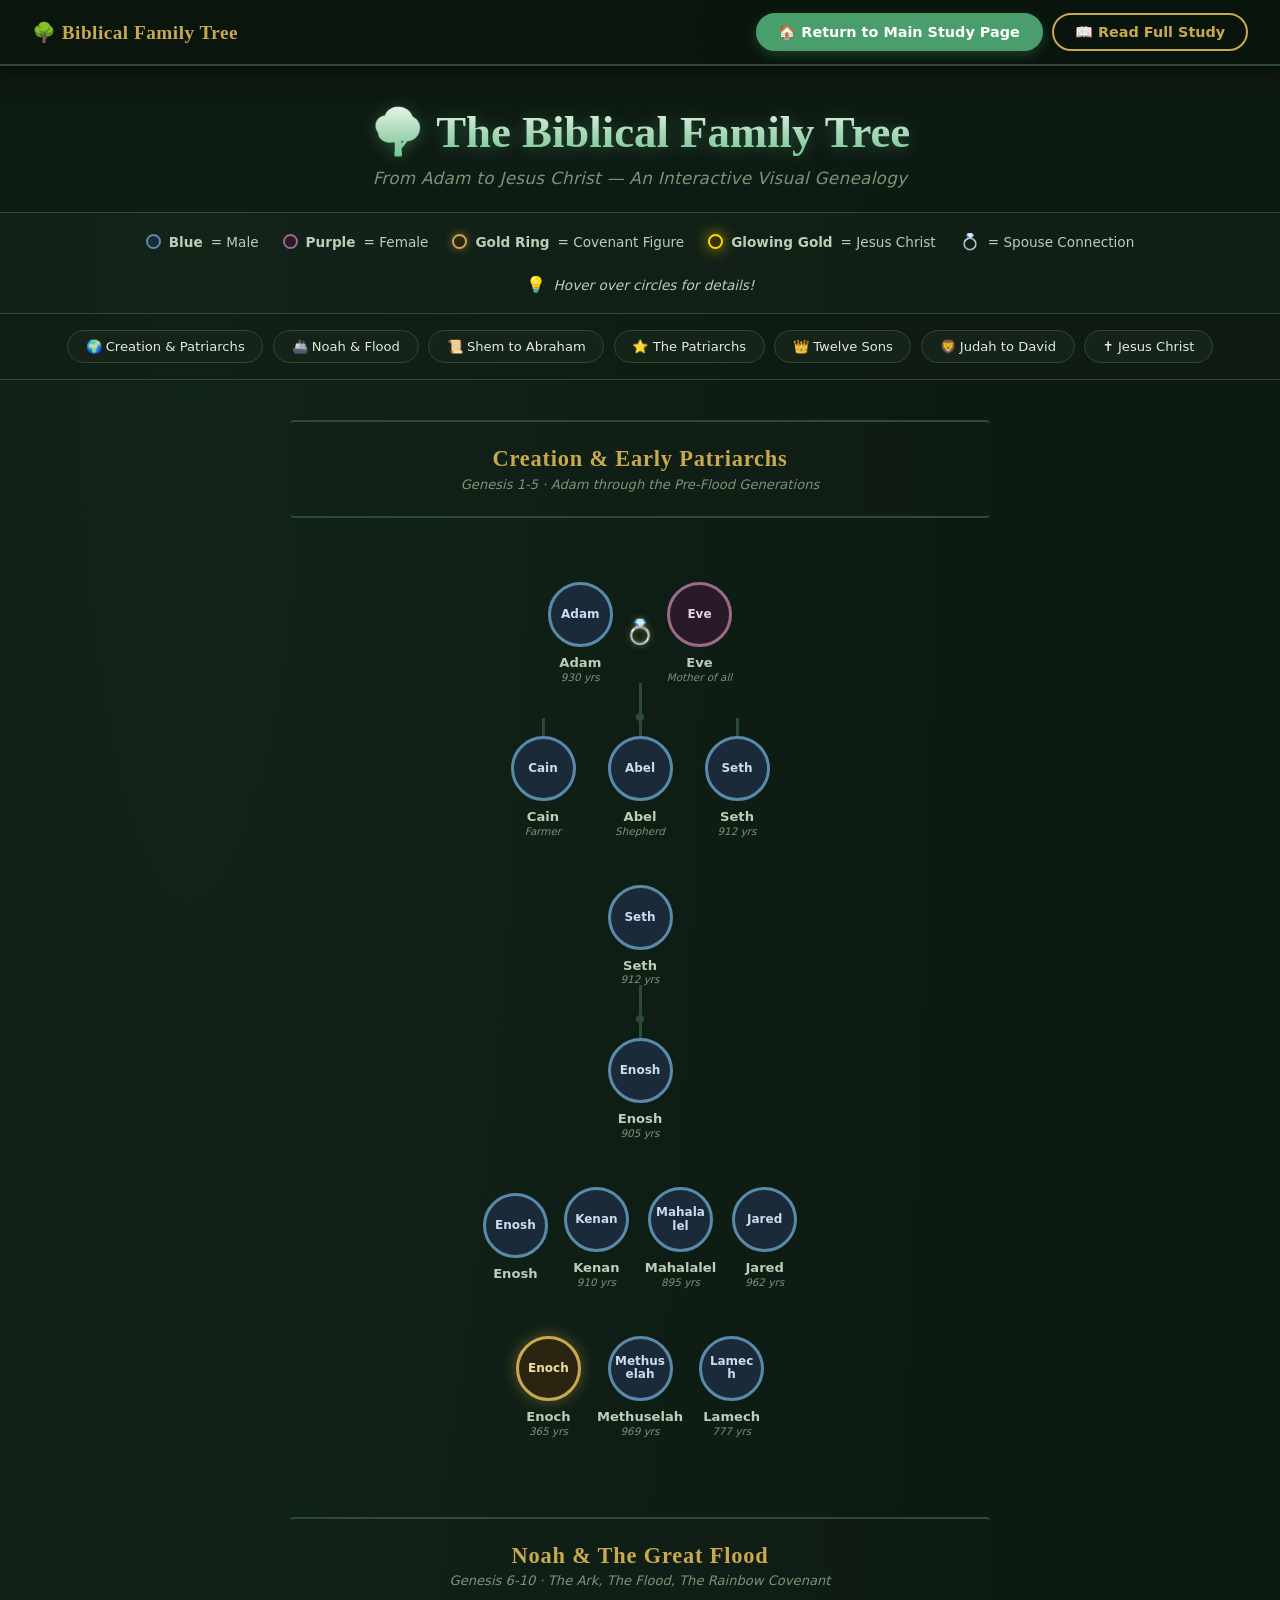
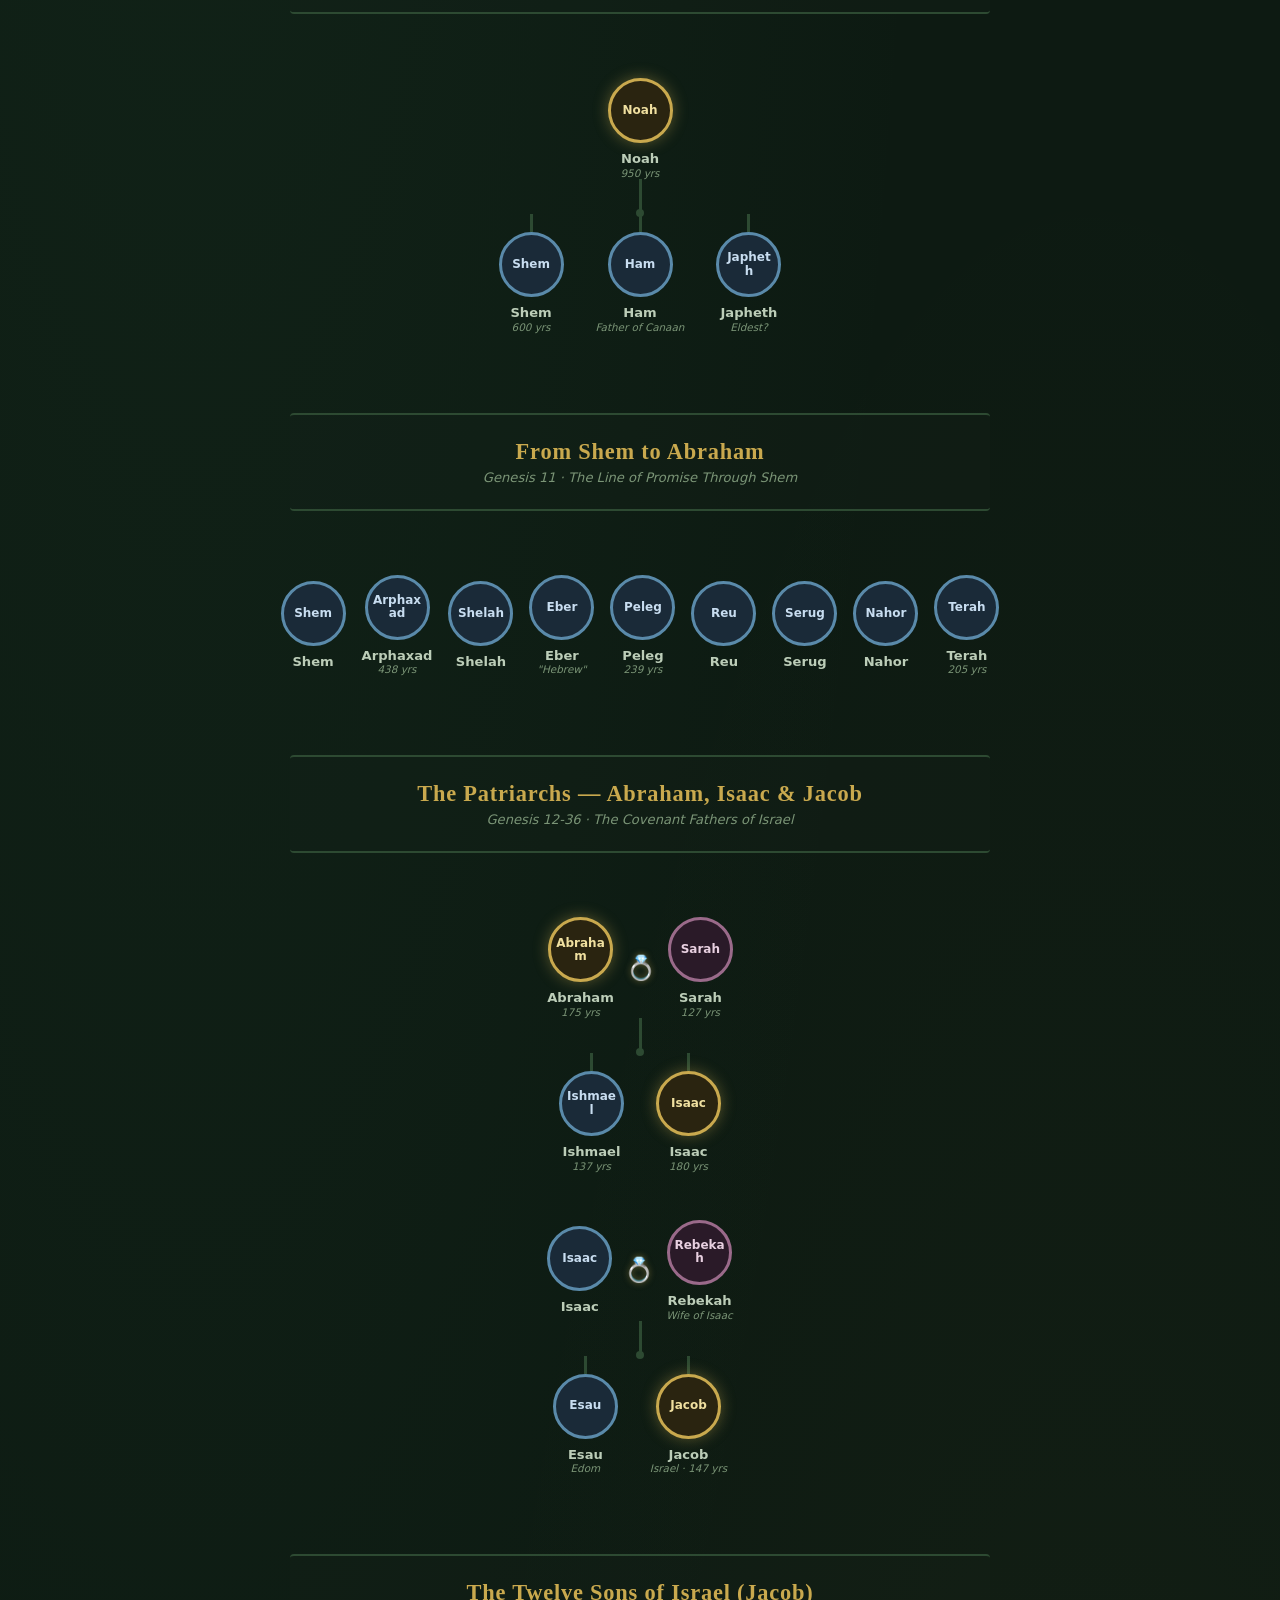
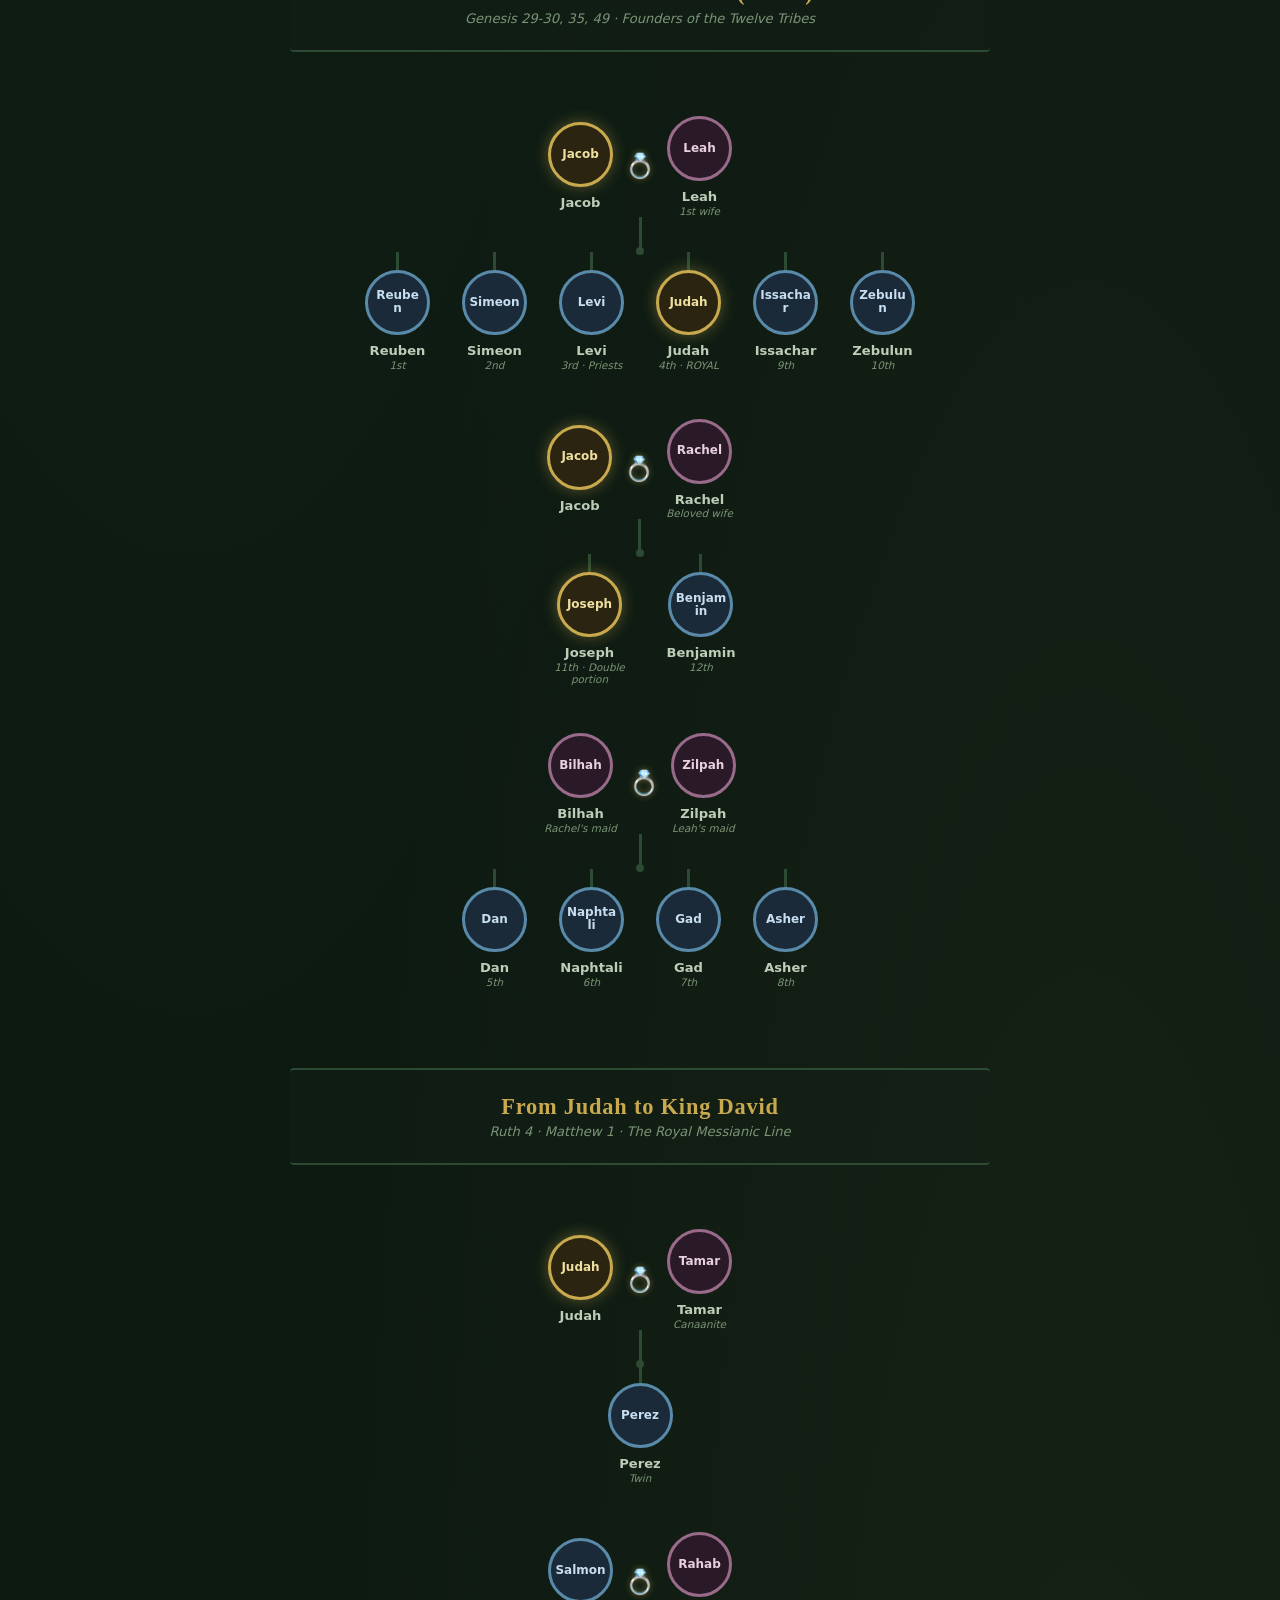
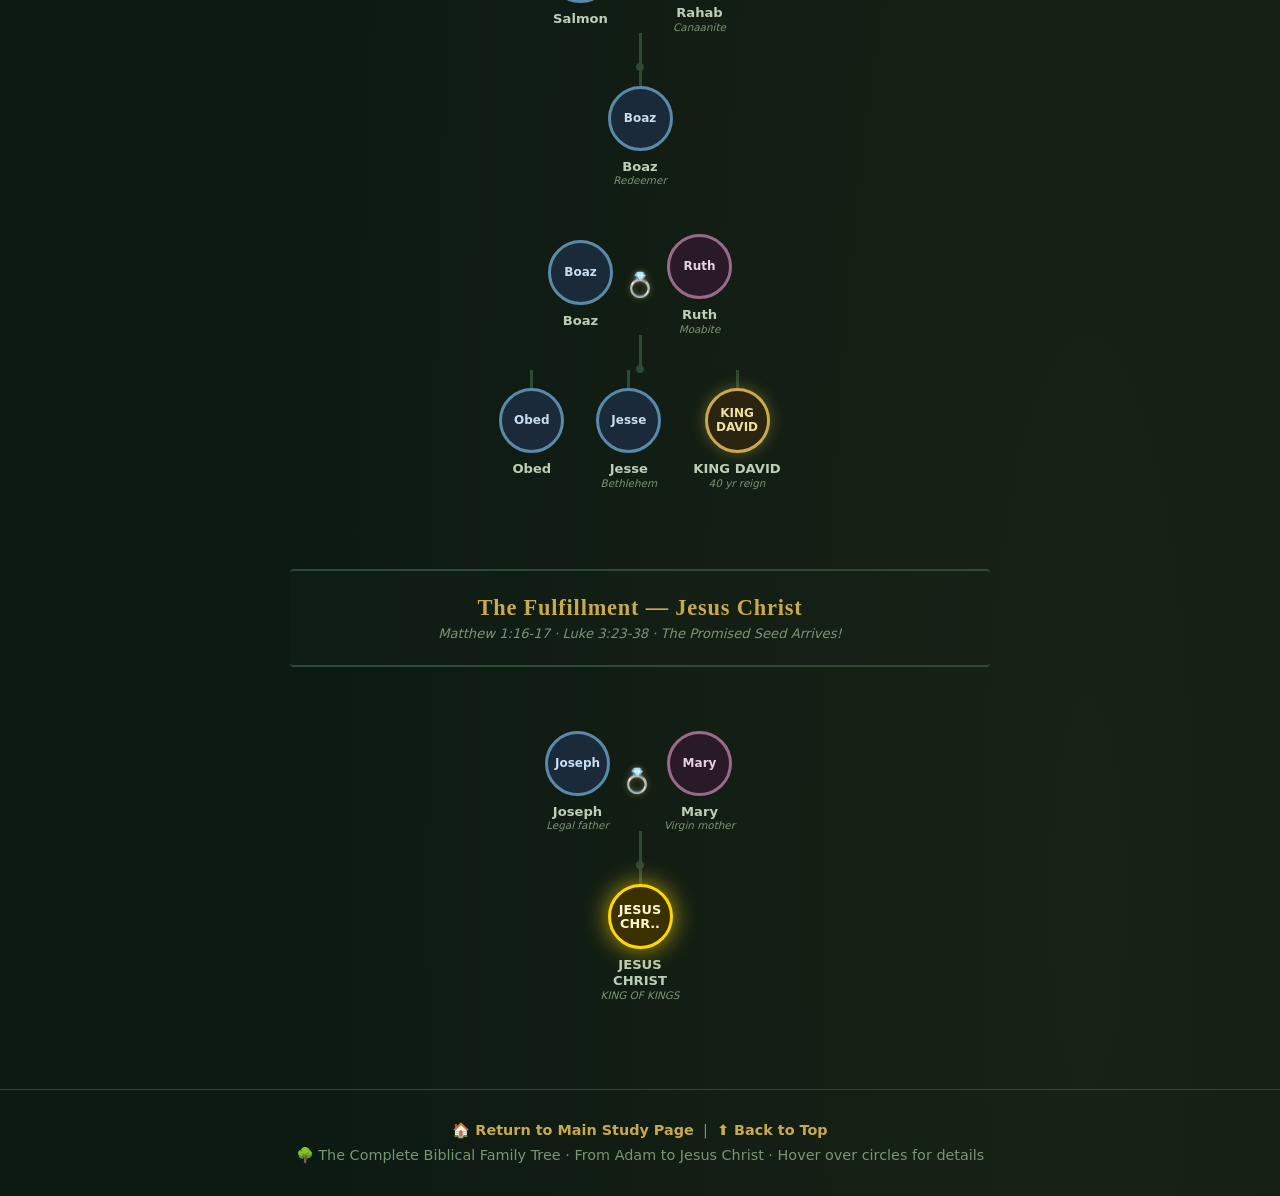
<file: family-tree.html>
<!DOCTYPE html>
<html lang="en">
<head>
    <meta charset="UTF-8">
    <meta name="viewport" content="width=device-width, initial-scale=1.0, viewport-fit=cover">
    <meta name="description" content="Interactive Biblical Family Tree - Visual diagram from Adam to Jesus Christ">
    <title>Interactive Family Tree · From Adam to Jesus</title>
    <style>
        :root {
            --bg: #0d1a12;
            --card-bg: #152318;
            --text: #e0ece0;
            --gold: #c9a94e;
            --emerald: #4a9e6b;
            --emerald-light: #6bc48a;
            --line: #2d4a32;
            --male: #4a7090;
            --female: #9a6a8a;
            --node-size: 65px;
            --font-serif: 'Georgia', 'Times New Roman', serif;
            --font-sans: system-ui, -apple-system, 'Segoe UI', Roboto, sans-serif;
            --shadow: 0 8px 24px rgba(0, 0, 0, 0.5);
        }

        * {
            margin: 0;
            padding: 0;
            box-sizing: border-box;
        }

        body {
            background: var(--bg);
            background-image: 
                radial-gradient(ellipse at 15% 5%, rgba(74, 158, 107, 0.08) 0%, transparent 50%),
                radial-gradient(ellipse at 85% 95%, rgba(201, 169, 78, 0.06) 0%, transparent 50%);
            font-family: var(--font-sans);
            color: var(--text);
            min-height: 100vh;
            overflow-x: hidden;
        }

        /* ============ TOP NAVIGATION BAR ============ */
        .top-bar {
            display: flex;
            justify-content: space-between;
            align-items: center;
            padding: 0.8rem 2rem;
            background: rgba(10, 21, 14, 0.97);
            backdrop-filter: blur(20px);
            -webkit-backdrop-filter: blur(20px);
            border-bottom: 2px solid var(--line);
            position: sticky;
            top: 0;
            z-index: 1000;
            flex-wrap: wrap;
            gap: 0.8rem;
            box-shadow: 0 4px 20px rgba(0, 0, 0, 0.6);
        }

        .top-bar .brand {
            font-family: var(--font-serif);
            font-size: 1.2rem;
            color: var(--gold);
            font-weight: 700;
            text-decoration: none;
            letter-spacing: 0.5px;
            display: flex;
            align-items: center;
            gap: 0.4rem;
            transition: color 0.3s;
        }

        .top-bar .brand:hover {
            color: #e0c870;
        }

        .top-bar .nav-buttons {
            display: flex;
            gap: 0.6rem;
            flex-wrap: wrap;
        }

        .btn {
            padding: 0.55rem 1.3rem;
            border-radius: 30px;
            font-size: 0.9rem;
            font-weight: 600;
            cursor: pointer;
            transition: all 0.3s ease;
            text-decoration: none;
            display: inline-flex;
            align-items: center;
            gap: 0.4rem;
            font-family: var(--font-sans);
            border: 2px solid transparent;
            white-space: nowrap;
        }

        .btn-return {
            background: var(--emerald);
            color: white;
            border-color: var(--emerald);
            box-shadow: 0 4px 12px rgba(74, 158, 107, 0.3);
        }

        .btn-return:hover {
            background: var(--emerald-light);
            border-color: var(--emerald-light);
            box-shadow: 0 6px 20px rgba(74, 158, 107, 0.5);
            transform: translateY(-3px);
        }

        .btn-home {
            background: transparent;
            color: var(--gold);
            border-color: var(--gold);
        }

        .btn-home:hover {
            background: rgba(201, 169, 78, 0.15);
            border-color: #e0c870;
            box-shadow: 0 4px 16px rgba(201, 169, 78, 0.3);
            transform: translateY(-3px);
        }

        /* ============ HEADER ============ */
        .tree-header {
            text-align: center;
            padding: 2.5rem 1.5rem 1.5rem;
            background: linear-gradient(180deg, rgba(13, 26, 18, 1) 0%, rgba(13, 26, 18, 0.7) 100%);
            border-bottom: 1px solid var(--line);
        }

        .tree-header h1 {
            font-family: var(--font-serif);
            font-size: 2.8rem;
            background: linear-gradient(180deg, #e8f5e8 0%, #a8d8b8 50%, var(--emerald-light) 100%);
            -webkit-background-clip: text;
            -webkit-text-fill-color: transparent;
            background-clip: text;
            filter: drop-shadow(0 2px 8px rgba(74, 158, 107, 0.4));
            margin-bottom: 0.5rem;
            line-height: 1.2;
        }

        .tree-header p {
            color: #7a9476;
            font-style: italic;
            font-size: 1.05rem;
            letter-spacing: 0.3px;
        }

        /* ============ LEGEND ============ */
        .legend-section {
            display: flex;
            justify-content: center;
            align-items: center;
            gap: 1.5rem;
            padding: 1.2rem 1.5rem;
            flex-wrap: wrap;
            background: rgba(21, 35, 24, 0.5);
            border-bottom: 1px solid var(--line);
        }

        .legend-item {
            display: flex;
            align-items: center;
            gap: 0.5rem;
            font-size: 0.85rem;
            color: #bccdb8;
            font-weight: 500;
        }

        .legend-dot {
            width: 15px;
            height: 15px;
            border-radius: 50%;
            display: inline-block;
            border: 2px solid;
            flex-shrink: 0;
        }

        .legend-dot.male {
            background: #1a2a38;
            border-color: #5a8aaa;
        }

        .legend-dot.female {
            background: #2a1a28;
            border-color: #9a6a8a;
        }

        .legend-dot.covenant {
            background: #2a2410;
            border-color: #c9a94e;
            box-shadow: 0 0 10px rgba(201, 169, 78, 0.5);
        }

        .legend-dot.jesus {
            background: #3a3000;
            border-color: #ffd700;
            box-shadow: 0 0 15px rgba(255, 215, 0, 0.7);
            animation: pulse 2s ease-in-out infinite;
        }

        @keyframes pulse {
            0%, 100% { box-shadow: 0 0 12px rgba(255, 215, 0, 0.5); }
            50% { box-shadow: 0 0 25px rgba(255, 215, 0, 0.9); }
        }

        .legend-item .legend-icon {
            font-size: 1rem;
        }

        /* ============ QUICK JUMP ============ */
        .jump-nav {
            display: flex;
            justify-content: center;
            gap: 0.6rem;
            padding: 1rem;
            flex-wrap: wrap;
            background: rgba(15, 25, 18, 0.4);
            border-bottom: 1px solid var(--line);
        }

        .jump-nav button {
            padding: 0.5rem 1.1rem;
            border-radius: 25px;
            border: 1px solid var(--line);
            background: var(--card-bg);
            color: var(--text);
            cursor: pointer;
            font-size: 0.82rem;
            font-weight: 500;
            transition: all 0.3s;
            white-space: nowrap;
            font-family: var(--font-sans);
        }

        .jump-nav button:hover {
            border-color: var(--emerald);
            background: #1a2c1e;
            color: white;
            box-shadow: 0 4px 12px rgba(0, 0, 0, 0.3);
        }

        /* ============ TREE CONTAINER ============ */
        .tree-container {
            display: flex;
            flex-direction: column;
            align-items: center;
            padding: 2rem 1.5rem;
            gap: 3rem;
            max-width: 1100px;
            margin: 0 auto;
        }

        .section-block {
            width: 100%;
            display: flex;
            flex-direction: column;
            align-items: center;
        }

        .section-title {
            text-align: center;
            padding: 1.5rem 2rem;
            margin: 0.5rem 0 2.5rem;
            border-top: 2px solid var(--line);
            border-bottom: 2px solid var(--line);
            width: 100%;
            max-width: 700px;
            background: rgba(21, 35, 24, 0.25);
            border-radius: 4px;
        }

        .section-title h2 {
            font-family: var(--font-serif);
            color: var(--gold);
            font-size: 1.4rem;
            letter-spacing: 0.8px;
            margin-bottom: 0.3rem;
        }

        .section-title p {
            color: #7a9476;
            font-size: 0.82rem;
            font-style: italic;
        }

        /* ============ FAMILY GROUP ============ */
        .family-group {
            display: flex;
            flex-direction: column;
            align-items: center;
            margin: 1.5rem 0;
            gap: 0;
        }

        .parents-row {
            display: flex;
            align-items: center;
            justify-content: center;
            gap: 0;
            flex-wrap: wrap;
        }

        .spouse-ring {
            font-size: 1.5rem;
            margin: 0 4px;
            align-self: center;
            color: var(--gold);
            text-shadow: 0 0 6px rgba(201, 169, 78, 0.5);
            animation: gentleBounce 2s ease-in-out infinite;
        }

        @keyframes gentleBounce {
            0%, 100% { transform: translateY(0); }
            50% { transform: translateY(-4px); }
        }

        .parent-node {
            display: flex;
            flex-direction: column;
            align-items: center;
            margin: 0 8px;
            cursor: pointer;
            transition: transform 0.3s ease;
            position: relative;
        }

        .parent-node:hover {
            transform: translateY(-8px);
            z-index: 5;
        }

        .node-circle {
            width: var(--node-size);
            height: var(--node-size);
            border-radius: 50%;
            display: flex;
            align-items: center;
            justify-content: center;
            font-weight: bold;
            font-size: 0.75rem;
            text-align: center;
            border: 3px solid var(--line);
            background: var(--card-bg);
            color: #e0ece0;
            transition: all 0.3s ease;
            position: relative;
            padding: 4px;
            line-height: 1.1;
            word-break: break-word;
        }

        .node-circle.male {
            border-color: #5a8aaa;
            background: #1a2a38;
            color: #c8ddf0;
        }

        .node-circle.female {
            border-color: #9a6a8a;
            background: #2a1a28;
            color: #e8d0e0;
        }

        .node-circle.covenant {
            border-color: #c9a94e;
            background: #2a2410;
            color: #f0e0a0;
            box-shadow: 0 0 15px rgba(201, 169, 78, 0.4);
        }

        .node-circle.jesus {
            border-color: #ffd700;
            background: #3a3000;
            color: #fff8d0;
            box-shadow: 0 0 25px rgba(255, 215, 0, 0.7);
            font-size: 0.8rem;
            animation: jesusGlow 2s ease-in-out infinite;
        }

        @keyframes jesusGlow {
            0%, 100% { box-shadow: 0 0 20px rgba(255, 215, 0, 0.6); }
            50% { box-shadow: 0 0 35px rgba(255, 215, 0, 0.9); }
        }

        .node-circle:hover {
            border-color: var(--emerald);
            box-shadow: 0 0 22px rgba(74, 158, 107, 0.6);
            transform: scale(1.12);
        }

        .node-circle.jesus:hover {
            box-shadow: 0 0 40px rgba(255, 215, 0, 0.9);
            transform: scale(1.18);
        }

        .node-name {
            margin-top: 0.5rem;
            font-size: 0.82rem;
            text-align: center;
            color: #bccdb8;
            font-weight: 600;
            max-width: 90px;
            line-height: 1.2;
        }

        .node-sub {
            font-size: 0.65rem;
            color: #7a9476;
            text-align: center;
            max-width: 90px;
            font-style: italic;
        }

        /* ============ TOOLTIP ============ */
        .tooltip-box {
            display: none;
            position: absolute;
            bottom: calc(100% + 14px);
            left: 50%;
            transform: translateX(-50%);
            background: #1a2c1e;
            border: 2px solid var(--emerald);
            border-radius: 12px;
            padding: 0.9rem 1.1rem;
            font-size: 0.8rem;
            white-space: normal;
            width: 230px;
            z-index: 50;
            pointer-events: none;
            box-shadow: 0 10px 30px rgba(0, 0, 0, 0.7);
            color: #e0ece0;
            line-height: 1.4;
        }

        .tooltip-box strong {
            color: var(--gold);
            display: block;
            margin-bottom: 0.3rem;
            font-size: 0.9rem;
            font-family: var(--font-serif);
        }

        .node-circle:hover .tooltip-box {
            display: block;
        }

        /* ============ CONNECTING LINES ============ */
        .line-down {
            width: 3px;
            height: 35px;
            background: var(--line);
            margin: 0 auto;
            position: relative;
        }

        .line-down::after {
            content: '';
            position: absolute;
            bottom: -3px;
            left: 50%;
            transform: translateX(-50%);
            width: 8px;
            height: 8px;
            background: var(--line);
            border-radius: 50%;
        }

        .children-row {
            display: flex;
            align-items: flex-start;
            justify-content: center;
            gap: 1rem;
            flex-wrap: wrap;
            margin-top: 0;
        }

        .child-wrapper {
            display: flex;
            flex-direction: column;
            align-items: center;
        }

        .child-line-down {
            width: 3px;
            height: 18px;
            background: var(--line);
            margin: 0 auto;
        }

        /* ============ BACK TO TOP ============ */
        .back-top-btn {
            position: fixed;
            bottom: 2rem;
            right: 2rem;
            background: var(--emerald);
            color: white;
            border: 2px solid rgba(201, 169, 78, 0.4);
            border-radius: 50%;
            width: 48px;
            height: 48px;
            font-size: 1.3rem;
            cursor: pointer;
            box-shadow: 0 6px 20px rgba(0, 0, 0, 0.5);
            transition: all 0.3s ease;
            z-index: 100;
            display: flex;
            align-items: center;
            justify-content: center;
            opacity: 0;
            pointer-events: none;
        }

        .back-top-btn:hover {
            background: var(--emerald-light);
            transform: translateY(-5px);
            box-shadow: 0 10px 28px rgba(0, 0, 0, 0.6);
        }

        /* ============ FOOTER ============ */
        .tree-footer {
            text-align: center;
            padding: 2rem;
            color: #7a9476;
            border-top: 1px solid var(--line);
            margin-top: 2rem;
            font-size: 0.9rem;
        }

        .tree-footer a {
            color: var(--gold);
            font-weight: 700;
            text-decoration: none;
            transition: color 0.3s;
        }

        .tree-footer a:hover {
            color: #e0c870;
            text-decoration: underline;
        }

        /* ============ RESPONSIVE ============ */
        @media (max-width: 768px) {
            :root {
                --node-size: 50px;
            }

            .tree-header h1 {
                font-size: 1.8rem;
            }

            .top-bar {
                flex-direction: column;
                text-align: center;
                padding: 0.6rem 1rem;
            }

            .top-bar .nav-buttons {
                justify-content: center;
            }

            .btn {
                padding: 0.45rem 1rem;
                font-size: 0.8rem;
            }

            .legend-section {
                gap: 0.8rem;
            }

            .legend-item {
                font-size: 0.72rem;
            }

            .jump-nav button {
                padding: 0.4rem 0.8rem;
                font-size: 0.7rem;
            }

            .children-row {
                gap: 0.5rem;
            }

            .node-name {
                font-size: 0.7rem;
                max-width: 65px;
            }

            .node-sub {
                font-size: 0.6rem;
                max-width: 65px;
            }

            .tooltip-box {
                width: 180px;
                font-size: 0.7rem;
            }
        }
    </style>
</head>
<body>
    <!-- ============ TOP NAVIGATION BAR ============ -->
    <nav class="top-bar">
        <a href="index.html" class="brand">🌳 Biblical Family Tree</a>
        <div class="nav-buttons">
            <a href="index.html" class="btn btn-return">🏠 Return to Main Study Page</a>
            <a href="index.html" class="btn btn-home">📖 Read Full Study</a>
        </div>
    </nav>

    <!-- ============ HEADER ============ -->
    <header class="tree-header">
        <h1>🌳 The Biblical Family Tree</h1>
        <p>From Adam to Jesus Christ — An Interactive Visual Genealogy</p>
    </header>

    <!-- ============ LEGEND ============ -->
    <div class="legend-section">
        <div class="legend-item">
            <span class="legend-dot male"></span> <strong>Blue</strong> = Male
        </div>
        <div class="legend-item">
            <span class="legend-dot female"></span> <strong>Purple</strong> = Female
        </div>
        <div class="legend-item">
            <span class="legend-dot covenant"></span> <strong>Gold Ring</strong> = Covenant Figure
        </div>
        <div class="legend-item">
            <span class="legend-dot jesus"></span> <strong>Glowing Gold</strong> = Jesus Christ
        </div>
        <div class="legend-item">
            <span class="legend-icon">💍</span> = Spouse Connection
        </div>
        <div class="legend-item">
            <span class="legend-icon">💡</span> <em>Hover over circles for details!</em>
        </div>
    </div>

    <!-- ============ QUICK JUMP NAVIGATION ============ -->
    <div class="jump-nav">
        <button onclick="document.getElementById('sec-creation').scrollIntoView({behavior:'smooth',block:'center'})">🌍 Creation & Patriarchs</button>
        <button onclick="document.getElementById('sec-noah').scrollIntoView({behavior:'smooth',block:'center'})">🚢 Noah & Flood</button>
        <button onclick="document.getElementById('sec-shem').scrollIntoView({behavior:'smooth',block:'center'})">📜 Shem to Abraham</button>
        <button onclick="document.getElementById('sec-patriarchs').scrollIntoView({behavior:'smooth',block:'center'})">⭐ The Patriarchs</button>
        <button onclick="document.getElementById('sec-twelve').scrollIntoView({behavior:'smooth',block:'center'})">👑 Twelve Sons</button>
        <button onclick="document.getElementById('sec-david').scrollIntoView({behavior:'smooth',block:'center'})">🦁 Judah to David</button>
        <button onclick="document.getElementById('sec-jesus').scrollIntoView({behavior:'smooth',block:'center'})">✝️ Jesus Christ</button>
    </div>

    <!-- ============ THE TREE ============ -->
    <div class="tree-container" id="treeRoot">
        <!-- Built by JavaScript -->
    </div>

    <!-- ============ FOOTER ============ -->
    <div class="tree-footer">
        <p>
            <a href="index.html">🏠 Return to Main Study Page</a>
            &nbsp;|&nbsp;
            <a href="#" onclick="window.scrollTo({top:0,behavior:'smooth'});return false;">⬆ Back to Top</a>
        </p>
        <p style="margin-top:0.5rem;">🌳 The Complete Biblical Family Tree · From Adam to Jesus Christ · Hover over circles for details</p>
    </div>

    <!-- ============ BACK TO TOP BUTTON ============ -->
    <button class="back-top-btn" id="backTopBtn" onclick="window.scrollTo({top:0,behavior:'smooth'})" title="Back to top">↑</button>

    <script>
        // ============ BACK TO TOP BUTTON VISIBILITY ============
        window.addEventListener('scroll', function() {
            var btn = document.getElementById('backTopBtn');
            if (window.pageYOffset > 400) {
                btn.style.opacity = '1';
                btn.style.pointerEvents = 'auto';
            } else {
                btn.style.opacity = '0';
                btn.style.pointerEvents = 'none';
            }
        });

        // ============ BUILD THE TREE ============
        function buildTree() {
            var container = document.getElementById('treeRoot');
            container.innerHTML = '';

            // ----- HELPER: Create a node -----
            function makeNode(name, sub, type, tooltip) {
                var wrap = document.createElement('div');
                wrap.className = 'parent-node';
                wrap.style.position = 'relative';

                var circle = document.createElement('div');
                circle.className = 'node-circle ' + (type || 'male');
                var shortName = name.length > 10 ? name.substring(0, 9) + '..' : name;
                circle.textContent = shortName;

                if (tooltip) {
                    var tip = document.createElement('div');
                    tip.className = 'tooltip-box';
                    tip.innerHTML = '<strong>' + name + '</strong>' + tooltip;
                    circle.appendChild(tip);
                }

                wrap.appendChild(circle);

                var nameEl = document.createElement('div');
                nameEl.className = 'node-name';
                nameEl.textContent = name;
                wrap.appendChild(nameEl);

                if (sub) {
                    var subEl = document.createElement('div');
                    subEl.className = 'node-sub';
                    subEl.textContent = sub;
                    wrap.appendChild(subEl);
                }

                return wrap;
            }

            // ----- HELPER: Create a family group (parents + children) -----
            function makeFamily(parents, children) {
                var group = document.createElement('div');
                group.className = 'family-group';

                // Parents row
                var parentsRow = document.createElement('div');
                parentsRow.className = 'parents-row';
                parents.forEach(function(p, i) {
                    if (i > 0 && parents.length === 2) {
                        var ring = document.createElement('span');
                        ring.className = 'spouse-ring';
                        ring.textContent = '💍';
                        parentsRow.appendChild(ring);
                    }
                    parentsRow.appendChild(makeNode(p.name, p.sub, p.type, p.tooltip));
                });
                group.appendChild(parentsRow);

                // Line down to children
                if (children && children.length > 0) {
                    var lineDown = document.createElement('div');
                    lineDown.className = 'line-down';
                    group.appendChild(lineDown);

                    // Children row
                    var childrenRow = document.createElement('div');
                    childrenRow.className = 'children-row';
                    children.forEach(function(child) {
                        var childWrap = document.createElement('div');
                        childWrap.className = 'child-wrapper';
                        var childLine = document.createElement('div');
                        childLine.className = 'child-line-down';
                        childWrap.appendChild(childLine);
                        childWrap.appendChild(makeNode(child.name, child.sub, child.type, child.tooltip));
                        childrenRow.appendChild(childWrap);
                    });
                    group.appendChild(childrenRow);
                }

                return group;
            }

            // ----- HELPER: Create a section -----
            function makeSection(id, title, subtitle, families) {
                var section = document.createElement('div');
                section.className = 'section-block';
                section.id = id;

                var titleDiv = document.createElement('div');
                titleDiv.className = 'section-title';
                titleDiv.innerHTML = '<h2>' + title + '</h2><p>' + subtitle + '</p>';
                section.appendChild(titleDiv);

                families.forEach(function(fam) {
                    section.appendChild(fam);
                });

                return section;
            }

            // ============ SECTION 1: CREATION & EARLY PATRIARCHS ============
            container.appendChild(makeSection('sec-creation', 'Creation & Early Patriarchs', 'Genesis 1-5 · Adam through the Pre-Flood Generations', [
                makeFamily(
                    [
                        {name: 'Adam', sub: '930 yrs', type: 'male', tooltip: 'First man · Created from dust · Lived in Garden of Eden · Father of all humanity'},
                        {name: 'Eve', sub: 'Mother of all', type: 'female', tooltip: 'First woman · Created from Adam\'s rib · "Mother of all living"'}
                    ],
                    [
                        {name: 'Cain', sub: 'Farmer', type: 'male', tooltip: 'Firstborn · Farmer · Killed Abel · Marked by God · Built first city'},
                        {name: 'Abel', sub: 'Shepherd', type: 'male', tooltip: 'Second son · Shepherd · Offered pleasing sacrifice · Murdered by Cain'},
                        {name: 'Seth', sub: '912 yrs', type: 'male', tooltip: 'Third son · "Appointed" · Ancestor of Noah and the faithful line'}
                    ]
                ),
                makeFamily(
                    [{name: 'Seth', sub: '912 yrs', type: 'male', tooltip: 'Son of Adam · Ancestor of the godly line'}],
                    [{name: 'Enosh', sub: '905 yrs', type: 'male', tooltip: 'Son of Seth · People began calling on the name of the LORD during his life'}]
                ),
                makeFamily(
                    [
                        {name: 'Enosh', type: 'male', tooltip: ''},
                        {name: 'Kenan', sub: '910 yrs', type: 'male', tooltip: ''},
                        {name: 'Mahalalel', sub: '895 yrs', type: 'male', tooltip: 'Name may mean "praise of God"'},
                        {name: 'Jared', sub: '962 yrs', type: 'male', tooltip: 'Second longest lifespan · Father of Enoch'}
                    ],
                    []
                ),
                makeFamily(
                    [
                        {name: 'Enoch', sub: '365 yrs', type: 'covenant', tooltip: 'Walked faithfully with God · Did NOT die · God took him directly to heaven! · Prophet of coming judgment'},
                        {name: 'Methuselah', sub: '969 yrs', type: 'male', tooltip: 'Longest-lived human ever · 969 years · Died in the year of the Flood'},
                        {name: 'Lamech', sub: '777 yrs', type: 'male', tooltip: 'Father of Noah · Named him "comfort" · Recognized the curse on the ground'}
                    ],
                    []
                )
            ]));

            // ============ SECTION 2: NOAH ============
            container.appendChild(makeSection('sec-noah', 'Noah & The Great Flood', 'Genesis 6-10 · The Ark, The Flood, The Rainbow Covenant', [
                makeFamily(
                    [
                        {name: 'Noah', sub: '950 yrs', type: 'covenant', tooltip: 'Righteous man · Blameless · Walked with God · Built the ark · Saved his family · Received rainbow covenant'}
                    ],
                    [
                        {name: 'Shem', sub: '600 yrs', type: 'male', tooltip: 'Ancestor of Abraham · The covenant line · Lived to see 9 generations · Semitic peoples'},
                        {name: 'Ham', sub: 'Father of Canaan', type: 'male', tooltip: 'Saw Noah\'s nakedness · Father of cursed Canaan · Ancestor of African peoples'},
                        {name: 'Japheth', sub: 'Eldest?', type: 'male', tooltip: 'Blessed with Shem · Ancestor of European & Asian peoples · "Dwell in Shem\'s tents"'}
                    ]
                )
            ]));

            // ============ SECTION 3: SHEM TO ABRAHAM ============
            container.appendChild(makeSection('sec-shem', 'From Shem to Abraham', 'Genesis 11 · The Line of Promise Through Shem', [
                makeFamily(
                    [
                        {name: 'Shem', type: 'male', tooltip: 'Son of Noah'},
                        {name: 'Arphaxad', sub: '438 yrs', type: 'male', tooltip: 'Born 2 years after the Flood'},
                        {name: 'Shelah', type: 'male', tooltip: ''},
                        {name: 'Eber', sub: '"Hebrew"', type: 'male', tooltip: 'His name gives us the word "Hebrew"'},
                        {name: 'Peleg', sub: '239 yrs', type: 'male', tooltip: 'In his days the earth was divided (Tower of Babel)'},
                        {name: 'Reu', type: 'male', tooltip: ''},
                        {name: 'Serug', type: 'male', tooltip: ''},
                        {name: 'Nahor', type: 'male', tooltip: 'Grandfather of Abraham'},
                        {name: 'Terah', sub: '205 yrs', type: 'male', tooltip: 'Father of Abraham · Left Ur · Died in Harran'}
                    ],
                    []
                )
            ]));

            // ============ SECTION 4: THE PATRIARCHS ============
            container.appendChild(makeSection('sec-patriarchs', 'The Patriarchs — Abraham, Isaac & Jacob', 'Genesis 12-36 · The Covenant Fathers of Israel', [
                makeFamily(
                    [
                        {name: 'Abraham', sub: '175 yrs', type: 'covenant', tooltip: 'Father of many nations · Received covenant: land, seed, blessing · Tested with Isaac · Friend of God'},
                        {name: 'Sarah', sub: '127 yrs', type: 'female', tooltip: 'Wife of Abraham · Barren until age 90 · Bore Isaac miraculously · Buried in Machpelah'}
                    ],
                    [
                        {name: 'Ishmael', sub: '137 yrs', type: 'male', tooltip: 'Son of Hagar · Firstborn · 12 sons · Ancestor of Arab peoples'},
                        {name: 'Isaac', sub: '180 yrs', type: 'covenant', tooltip: 'Son of Promise · "He laughs" · Bound on altar · Married Rebekah'}
                    ]
                ),
                makeFamily(
                    [
                        {name: 'Isaac', type: 'male', tooltip: 'Son of Abraham · Husband of Rebekah'},
                        {name: 'Rebekah', sub: 'Wife of Isaac', type: 'female', tooltip: 'Chosen by God · Left family for Isaac · Mother of twins · Favored Jacob'}
                    ],
                    [
                        {name: 'Esau', sub: 'Edom', type: 'male', tooltip: 'Firstborn twin · Red & hairy · Hunter · Sold birthright · Ancestor of Edomites'},
                        {name: 'Jacob', sub: 'Israel · 147 yrs', type: 'covenant', tooltip: 'Younger twin · "Heel-grabber" · Dreamed of ladder · Wrestled with God · Renamed ISRAEL · Father of 12 tribes'}
                    ]
                )
            ]));

            // ============ SECTION 5: TWELVE SONS ============
            container.appendChild(makeSection('sec-twelve', 'The Twelve Sons of Israel (Jacob)', 'Genesis 29-30, 35, 49 · Founders of the Twelve Tribes', [
                makeFamily(
                    [
                        {name: 'Jacob', type: 'covenant', tooltip: 'Renamed Israel · Father of 12 sons and 1 daughter'},
                        {name: 'Leah', sub: '1st wife', type: 'female', tooltip: 'Elder daughter of Laban · "Unloved" but blessed by God · Mother of 6 sons & Dinah'}
                    ],
                    [
                        {name: 'Reuben', sub: '1st', type: 'male', tooltip: 'Firstborn · Lost birthright · Tried to save Joseph'},
                        {name: 'Simeon', sub: '2nd', type: 'male', tooltip: 'Violent with Levi · Scattered in Israel'},
                        {name: 'Levi', sub: '3rd · Priests', type: 'male', tooltip: 'Priestly tribe · Moses & Aaron · No land inheritance'},
                        {name: 'Judah', sub: '4th · ROYAL', type: 'covenant', tooltip: 'LION of Judah! · Scepter promise · Ancestor of David & JESUS CHRIST'},
                        {name: 'Issachar', sub: '9th', type: 'male', tooltip: 'Strong donkey · Agricultural tribe'},
                        {name: 'Zebulun', sub: '10th', type: 'male', tooltip: 'Seafaring tribe · Haven for ships'}
                    ]
                ),
                makeFamily(
                    [
                        {name: 'Jacob', type: 'covenant', tooltip: ''},
                        {name: 'Rachel', sub: 'Beloved wife', type: 'female', tooltip: 'Jacob\'s true love · Beautiful · Died bearing Benjamin · Buried near Bethlehem'}
                    ],
                    [
                        {name: 'Joseph', sub: '11th · Double portion', type: 'covenant', tooltip: 'Favorite son · Sold as slave · Rose to rule Egypt · Forgave brothers · "God meant it for good"'},
                        {name: 'Benjamin', sub: '12th', type: 'male', tooltip: 'Youngest · Only full brother of Joseph · King Saul & Apostle Paul\'s tribe'}
                    ]
                ),
                makeFamily(
                    [
                        {name: 'Bilhah', sub: 'Rachel\'s maid', type: 'female', tooltip: 'Rachel\'s servant'},
                        {name: 'Zilpah', sub: 'Leah\'s maid', type: 'female', tooltip: 'Leah\'s servant'}
                    ],
                    [
                        {name: 'Dan', sub: '5th', type: 'male', tooltip: 'Judge tribe · Samson was from Dan'},
                        {name: 'Naphtali', sub: '6th', type: 'male', tooltip: 'Doe set free · Galilee region'},
                        {name: 'Gad', sub: '7th', type: 'male', tooltip: 'Warrior tribe · East of Jordan'},
                        {name: 'Asher', sub: '8th', type: 'male', tooltip: 'Happy · Rich food · Fertile land'}
                    ]
                )
            ]));

            // ============ SECTION 6: JUDAH TO DAVID ============
            container.appendChild(makeSection('sec-david', 'From Judah to King David', 'Ruth 4 · Matthew 1 · The Royal Messianic Line', [
                makeFamily(
                    [
                        {name: 'Judah', type: 'covenant', tooltip: 'Son of Jacob · Received Messianic blessing'},
                        {name: 'Tamar', sub: 'Canaanite', type: 'female', tooltip: 'Widow · Secured her rights · "More righteous than I" · In Messianic line'}
                    ],
                    [
                        {name: 'Perez', sub: 'Twin', type: 'male', tooltip: '"Breach-maker" · Ancestor of David and Jesus'}
                    ]
                ),
                makeFamily(
                    [
                        {name: 'Salmon', type: 'male', tooltip: ''},
                        {name: 'Rahab', sub: 'Canaanite', type: 'female', tooltip: 'Former prostitute of Jericho · Hid spies · Great faith · In Messianic line'}
                    ],
                    [
                        {name: 'Boaz', sub: 'Redeemer', type: 'male', tooltip: 'Kinsman-redeemer · Noble character · Married Ruth'}
                    ]
                ),
                makeFamily(
                    [
                        {name: 'Boaz', type: 'male', tooltip: ''},
                        {name: 'Ruth', sub: 'Moabite', type: 'female', tooltip: 'Moabite widow · "Your God my God" · Loyal to Naomi · In Messianic line'}
                    ],
                    [
                        {name: 'Obed', type: 'male', tooltip: 'Son of Boaz & Ruth'},
                        {name: 'Jesse', sub: 'Bethlehem', type: 'male', tooltip: 'Father of 8 sons'},
                        {name: 'KING DAVID', sub: '40 yr reign', type: 'covenant', tooltip: 'THE KING! · Shepherd · Killed Goliath · Captured Jerusalem · Wrote Psalms · Eternal throne covenant · "Man after God\'s heart" · Ancestor of JESUS'}
                    ]
                )
            ]));

            // ============ SECTION 7: JESUS ============
            container.appendChild(makeSection('sec-jesus', 'The Fulfillment — Jesus Christ', 'Matthew 1:16-17 · Luke 3:23-38 · The Promised Seed Arrives!', [
                makeFamily(
                    [
                        {name: 'Joseph', sub: 'Legal father', type: 'male', tooltip: 'Carpenter · Descendant of David · Righteous man · Obeyed angel · Protected Mary & Jesus'},
                        {name: 'Mary', sub: 'Virgin mother', type: 'female', tooltip: 'Young virgin · "I am the Lord\'s servant" · Conceived by Holy Spirit · Mother of Jesus'}
                    ],
                    [
                        {name: 'JESUS CHRIST', sub: 'KING OF KINGS', type: 'jesus', tooltip: 'THE MESSIAH! · Son of God · Son of David · Lion of Judah · Born in Bethlehem · Crucified · ROSE AGAIN · Ascended to heaven · Coming again! · Fulfills EVERY covenant promise!'}
                    ]
                )
            ]));

            console.log('🌳 Family Tree built successfully!');
            console.log('👆 Hover over circles for details');
            console.log('💍 Look for ring emojis between spouses');
            console.log('🔗 Lines connect parents to children');
            console.log('🟡 Gold rings = Covenant figures | ✨ Glowing = Jesus');
        }

        // Build on page load
        document.addEventListener('DOMContentLoaded', buildTree);
    </script>
</body>
</html>
</file>
<file: style.css>
:root {
    --bg-body: #0d1a12;
    --bg-card: #152318;
    --bg-card-hover: #1a2c1e;
    --bg-sidebar: #0a150e;
    --text-primary: #e0ece0;
    --text-secondary: #bccdb8;
    --text-muted: #7a9476;
    --text-heading: #e8f5e8;
    --accent-emerald: #4a9e6b;
    --accent-emerald-light: #6bc48a;
    --accent-gold: #c9a94e;
    --accent-gold-light: #e0c870;
    --border-soft: #1e3525;
    --border-accent: #2d4a32;
    --shadow-card: 0 8px 32px rgba(0,0,0,0.5);
    --shadow-hover: 0 20px 48px rgba(0,0,0,0.6);
    --font-serif: 'Georgia', 'Times New Roman', serif;
    --font-sans: system-ui, -apple-system, 'Segoe UI', Roboto, sans-serif;
    --radius-md: 20px;
    --radius-lg: 28px;
    --transition: 0.3s ease;
}

* { margin: 0; padding: 0; box-sizing: border-box; }
html { scroll-behavior: smooth; }

body {
    background: var(--bg-body);
    background-image: radial-gradient(ellipse at 20% 10%, rgba(74,158,107,0.08) 0%, transparent 50%), radial-gradient(ellipse at 80% 90%, rgba(201,169,78,0.06) 0%, transparent 50%);
    font-family: var(--font-sans);
    color: var(--text-primary);
    line-height: 1.75;
    font-size: 1.05rem;
    min-height: 100vh;
}

::-webkit-scrollbar { width: 10px; }
::-webkit-scrollbar-track { background: #111f16; border-radius: 10px; }
::-webkit-scrollbar-thumb { background: linear-gradient(180deg, #4a9e6b, #2d5a38); border-radius: 10px; border: 2px solid #111f16; }

/* TOP NAV */
.top-nav-bar {
    display: flex; justify-content: space-between; align-items: center;
    padding: 0.8rem 2rem; background: rgba(10,21,14,0.95);
    backdrop-filter: blur(20px); border-bottom: 1px solid var(--border-soft);
    position: sticky; top: 0; z-index: 150; box-shadow: 0 4px 20px rgba(0,0,0,0.3);
    flex-wrap: wrap; gap: 0.5rem;
}
.nav-brand a { font-family: var(--font-serif); font-size: 1.1rem; color: var(--accent-gold); text-decoration: none; font-weight: 600; }
.nav-links { display: flex; gap: 0.5rem; flex-wrap: wrap; }
.nav-link { color: var(--text-secondary); text-decoration: none; padding: 0.5rem 1rem; border-radius: 20px; font-size: 0.9rem; transition: all 0.3s; font-weight: 500; }
.nav-link:hover { background: rgba(74,158,107,0.15); color: var(--accent-emerald-light); }
.nav-link.active { background: rgba(74,158,107,0.25); color: var(--accent-gold); font-weight: 600; }
.nav-link.highlight-link { color: var(--accent-gold); font-weight: 700; border: 1px solid rgba(201,169,78,0.4); }
.nav-link.highlight-link:hover { background: rgba(201,169,78,0.15); }

/* LAYOUT */
.genealogy-container { display: flex; max-width: 1400px; margin: 0 auto; min-height: 100vh; }

/* SIDEBAR */
.sidebar-nav { width: 260px; min-width: 260px; background: var(--bg-sidebar); border-right: 1px solid var(--border-soft); padding: 1.5rem 0; position: sticky; top: 0; height: 100vh; overflow-y: auto; z-index: 100; box-shadow: 2px 0 24px rgba(0,0,0,0.4); }
.sidebar-header { padding: 0 1.5rem 1.2rem; border-bottom: 1px solid var(--border-soft); margin-bottom: 1rem; }
.sidebar-header h3 { font-family: var(--font-serif); color: var(--accent-gold); font-size: 1.2rem; }
.sidebar-links { display: flex; flex-direction: column; }
.sidebar-link { display: block; padding: 0.55rem 1.5rem; color: var(--text-secondary); text-decoration: none; font-size: 0.88rem; transition: var(--transition); border-left: 3px solid transparent; font-weight: 500; }
.sidebar-link:hover { background: rgba(74,158,107,0.1); color: var(--accent-emerald-light); border-left-color: var(--accent-emerald-light); }
.sidebar-link.active { background: rgba(74,158,107,0.18); color: var(--accent-gold); border-left-color: var(--accent-gold); font-weight: 600; }
.sidebar-link.tree-link { color: var(--accent-gold) !important; font-weight: 700 !important; font-size: 0.95rem !important; background: rgba(201,169,78,0.08); border-left-color: var(--accent-gold) !important; }
.sidebar-divider { height: 1px; background: var(--border-soft); margin: 0.5rem 1rem; }

/* MAIN */
.main-content { flex: 1; padding: 2rem 2.5rem; max-width: 920px; }

h1, h2, h3 { font-family: var(--font-serif); font-weight: 500; color: var(--text-heading); }
h1 { font-size: 3.4rem; text-align: center; background: linear-gradient(180deg, #e8f5e8, #a8d8b8, #4a9e6b); -webkit-background-clip: text; -webkit-text-fill-color: transparent; background-clip: text; filter: drop-shadow(0 2px 8px rgba(74,158,107,0.35)); }
h2 { font-size: 2.2rem; margin: 2.5rem 0 1.2rem; border-left: 5px solid var(--accent-emerald); padding-left: 1.2rem; }
.genealogy-subtitle { text-align: center; font-size: 1.15rem; color: var(--text-muted); margin-bottom: 2.5rem; font-style: italic; border-bottom: 1px solid var(--border-accent); padding-bottom: 2rem; }

.tree-card { background: linear-gradient(145deg, #152318, #121f16); border-radius: var(--radius-lg); padding: 2.5rem 2.8rem; margin: 2.5rem 0; box-shadow: var(--shadow-card); border: 1px solid var(--border-soft); transition: var(--transition); position: relative; overflow: hidden; }
.tree-card:hover { box-shadow: var(--shadow-hover); transform: translateY(-2px); border-color: var(--border-accent); }
.scripture-badge { font-weight: 600; color: #c8e8c0; background: linear-gradient(135deg, rgba(74,158,107,0.3), rgba(45,107,69,0.25)); display: inline-block; padding: 0.4rem 1.2rem; border-radius: 30px; font-size: 0.9rem; margin: 0.6rem 0 1.2rem; border: 1px solid rgba(74,158,107,0.3); }

/* HERO */
.hero-section { text-align: center; padding: 3rem 1rem; }
.hero-buttons { display: flex; justify-content: center; gap: 1.5rem; margin: 2.5rem 0; flex-wrap: wrap; }
.hero-btn { display: inline-block; padding: 1rem 2rem; border-radius: 50px; font-size: 1.1rem; font-weight: 600; text-decoration: none; transition: all 0.3s; cursor: pointer; border: 2px solid transparent; }
.hero-btn.primary { background: linear-gradient(135deg, #4a9e6b, #357a4d); color: #e8f5e8; border-color: #4a9e6b; box-shadow: 0 8px 24px rgba(74,158,107,0.3); }
.hero-btn.primary:hover { background: linear-gradient(135deg, #6bc48a, #4a9e6b); transform: translateY(-3px); box-shadow: 0 12px 32px rgba(74,158,107,0.5); }
.hero-btn.secondary { background: transparent; color: #c9a94e; border-color: #c9a94e; }
.hero-btn.secondary:hover { background: rgba(201,169,78,0.1); transform: translateY(-3px); }
.btn-icon { margin-right: 0.5rem; font-size: 1.3rem; }

.feature-list { display: grid; grid-template-columns: repeat(auto-fit, minmax(150px, 1fr)); gap: 1.5rem; margin: 2rem 0; }
.feature-item { text-align: center; padding: 1rem; }
.feature-icon { font-size: 2rem; display: block; margin-bottom: 0.5rem; }
.feature-item strong { color: var(--text-heading); display: block; }
.feature-item span { color: var(--text-muted); font-size: 0.85rem; }

.quick-links-grid { display: grid; grid-template-columns: repeat(auto-fit, minmax(280px, 1fr)); gap: 1.5rem; margin: 3rem 0; }
.quick-link-card { background: var(--bg-card); border-radius: var(--radius-lg); padding: 2rem; border: 1px solid var(--border-soft); transition: all 0.3s; text-decoration: none; color: var(--text-primary); display: block; }
.quick-link-card:hover { border-color: var(--accent-emerald); box-shadow: 0 12px 32px rgba(0,0,0,0.4); transform: translateY(-4px); }
.quick-link-card .card-icon { font-size: 2.5rem; margin-bottom: 1rem; display: block; }
.quick-link-card h3 { color: var(--accent-gold); font-size: 1.3rem; margin: 0.5rem 0; }
.quick-link-card p { color: var(--text-secondary); font-size: 0.9rem; }
.card-badge { display: inline-block; background: rgba(74,158,107,0.2); color: var(--accent-emerald-light); padding: 0.3rem 0.8rem; border-radius: 20px; font-size: 0.75rem; margin-top: 0.8rem; font-weight: 600; }

.genealogy-flow { background: rgba(0,0,0,0.3); border-radius: var(--radius-md); padding: 2rem; border: 1px solid var(--border-accent); margin: 2rem 0; line-height: 2.2; }
.genealogy-flow strong { color: var(--accent-gold); }

strong { color: #d0e0cc; }
em { color: #b0c8a8; }
ul, ol { margin: 1rem 0 1.5rem 1.8rem; color: var(--text-secondary); }
li { margin-bottom: 0.7rem; }
ul li::marker { color: var(--accent-emerald-light); }

.scroll-top-btn { position: fixed; bottom: 2.5rem; right: 2.5rem; background: linear-gradient(135deg, #4a9e6b, #357a4d); color: #e8f5e8; border: 2px solid rgba(201,169,78,0.4); border-radius: 50%; width: 54px; height: 54px; font-size: 1.5rem; cursor: pointer; box-shadow: 0 8px 24px rgba(0,0,0,0.5); transition: 0.35s; z-index: 200; display: flex; align-items: center; justify-content: center; opacity: 0; pointer-events: none; }
.scroll-top-btn:hover { background: linear-gradient(135deg, #6bc48a, #4a9e6b); transform: translateY(-5px); }

footer { text-align: center; margin-top: 3rem; padding: 2rem; color: var(--text-muted); border-top: 1px solid var(--border-accent); font-style: italic; }
footer a { color: var(--accent-emerald-light); text-decoration: none; }
footer a:hover { text-decoration: underline; }

::selection { background: rgba(74,158,107,0.4); color: #e8f5e8; }

@media (max-width: 900px) {
    .genealogy-container { flex-direction: column; }
    .sidebar-nav { width: 100%; min-width: 100%; height: auto; position: relative; padding: 1rem; }
    .sidebar-links { flex-direction: row; flex-wrap: wrap; gap: 0.3rem; }
    .sidebar-link { padding: 0.4rem 0.8rem; font-size: 0.75rem; border-left: none; border-bottom: 2px solid transparent; }
    .sidebar-link.active { border-left: none; border-bottom-color: var(--accent-gold); }
    .main-content { padding: 1rem; }
    h1 { font-size: 2.3rem; }
}
</file>
